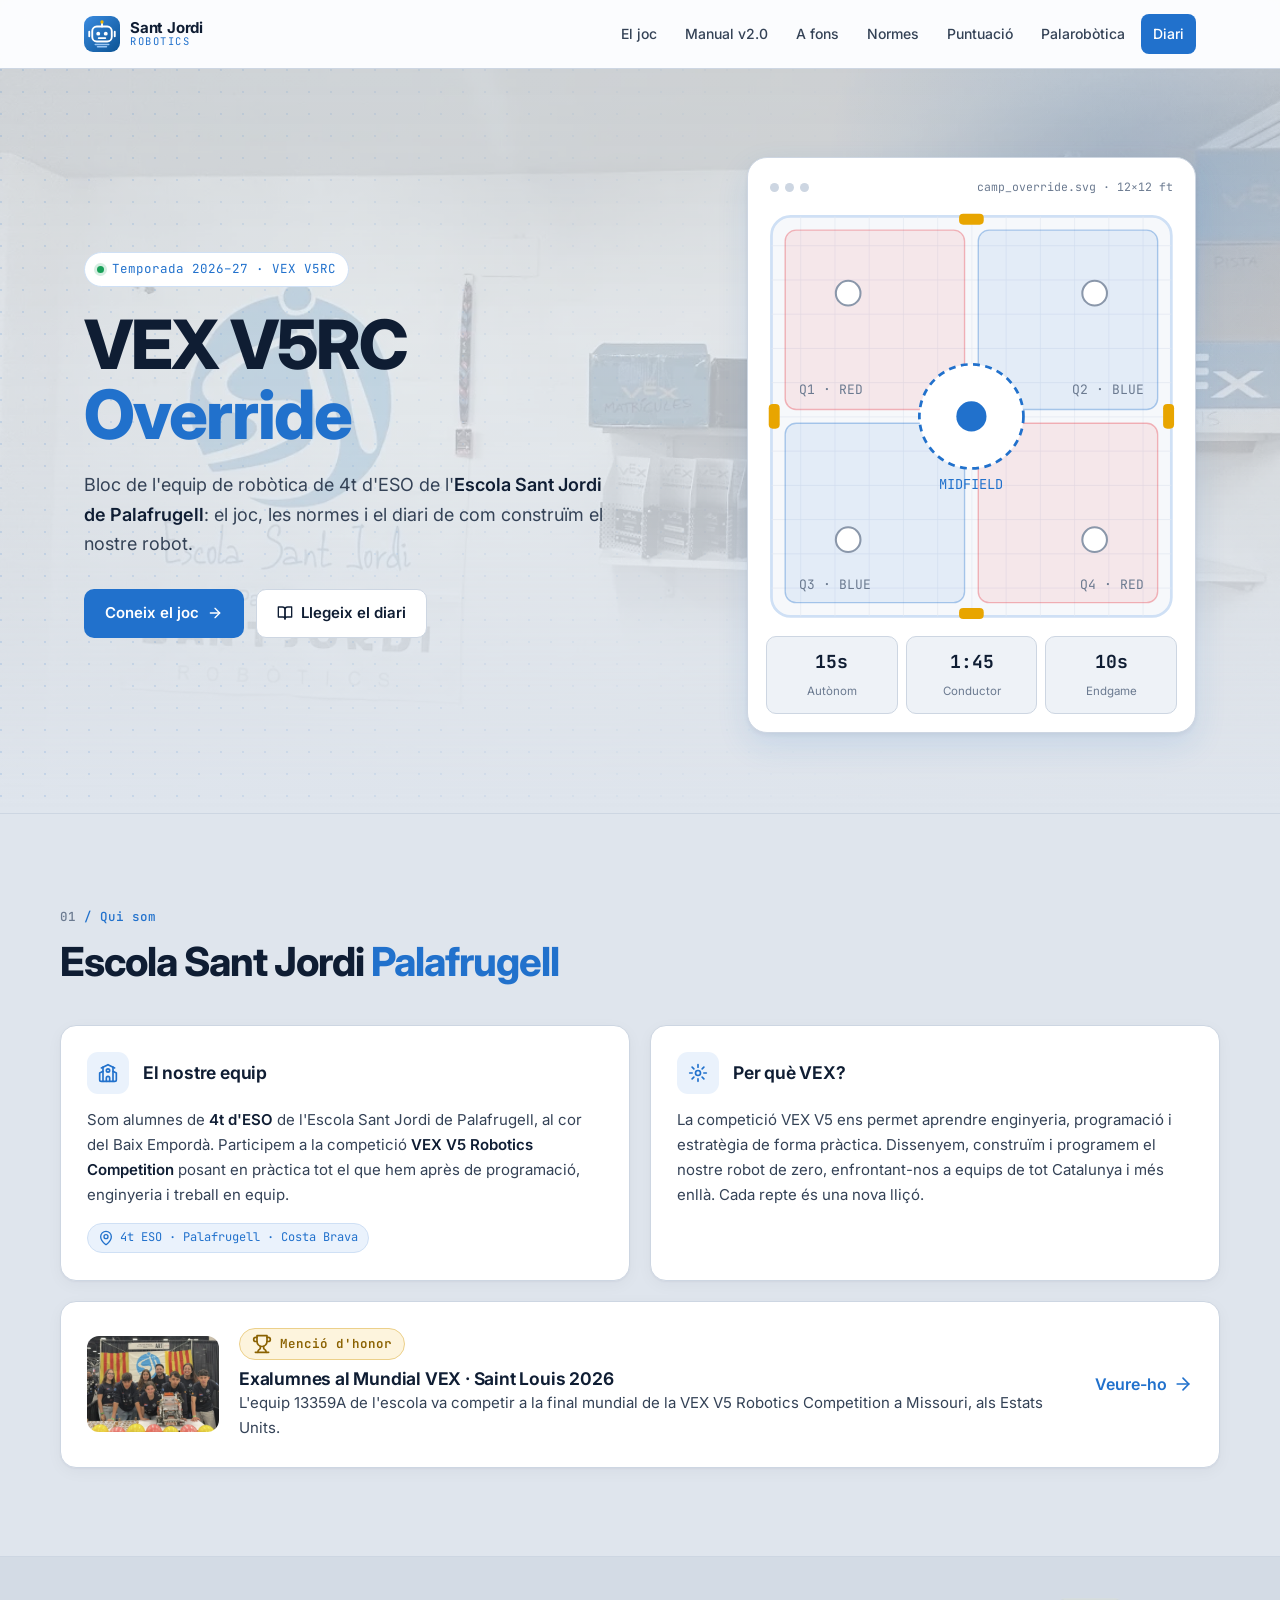
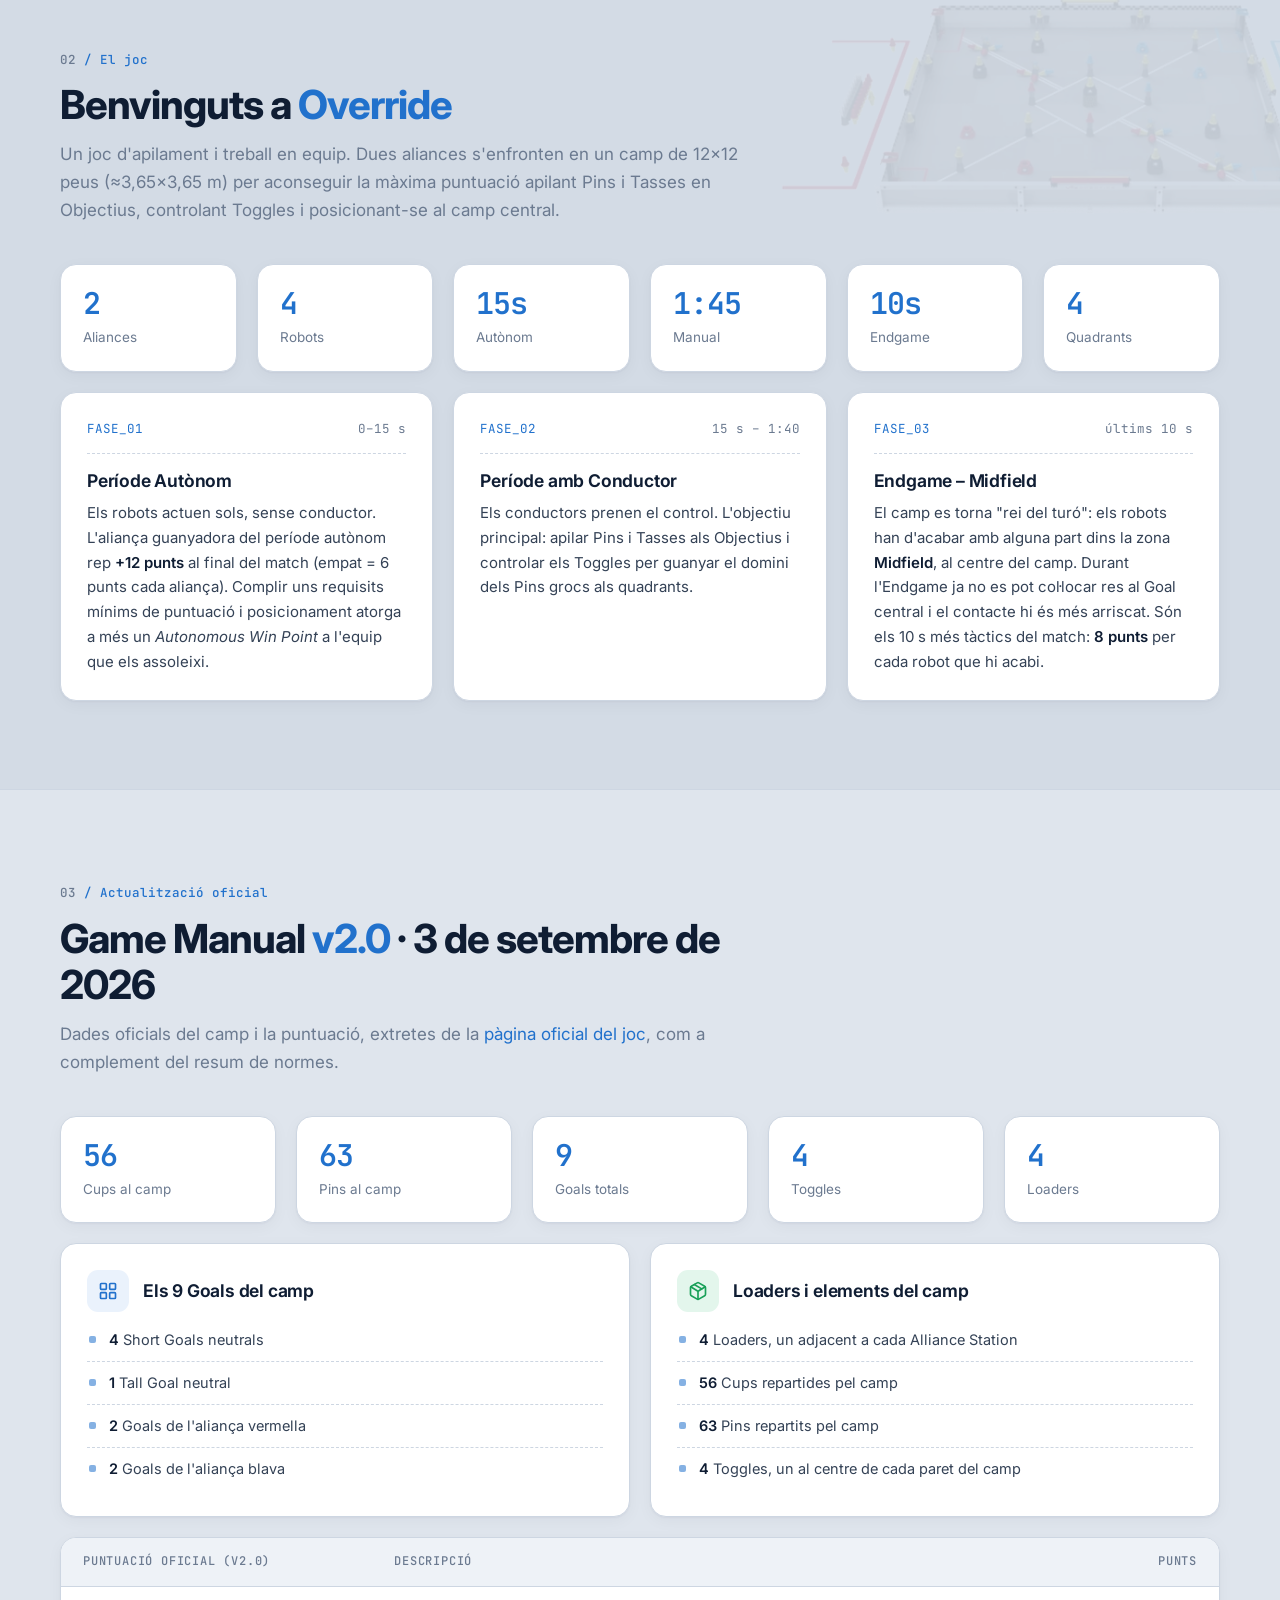
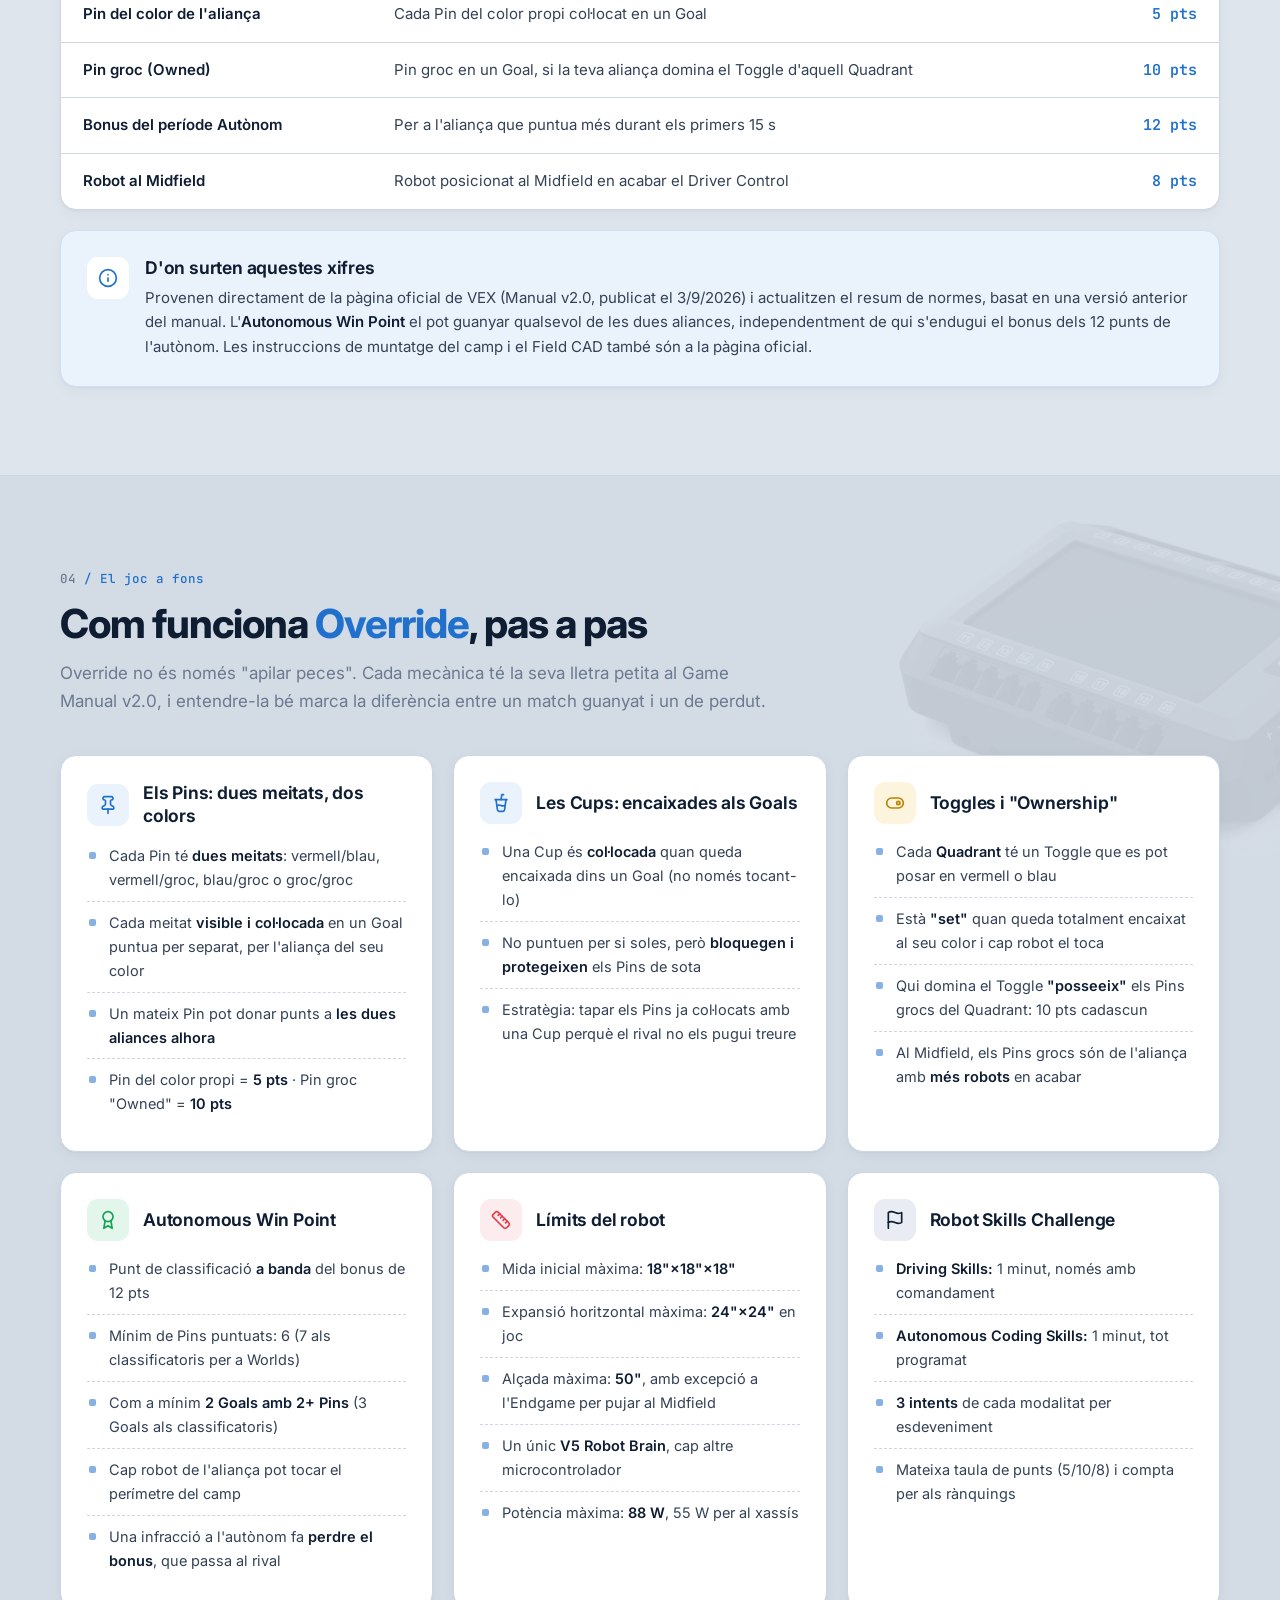
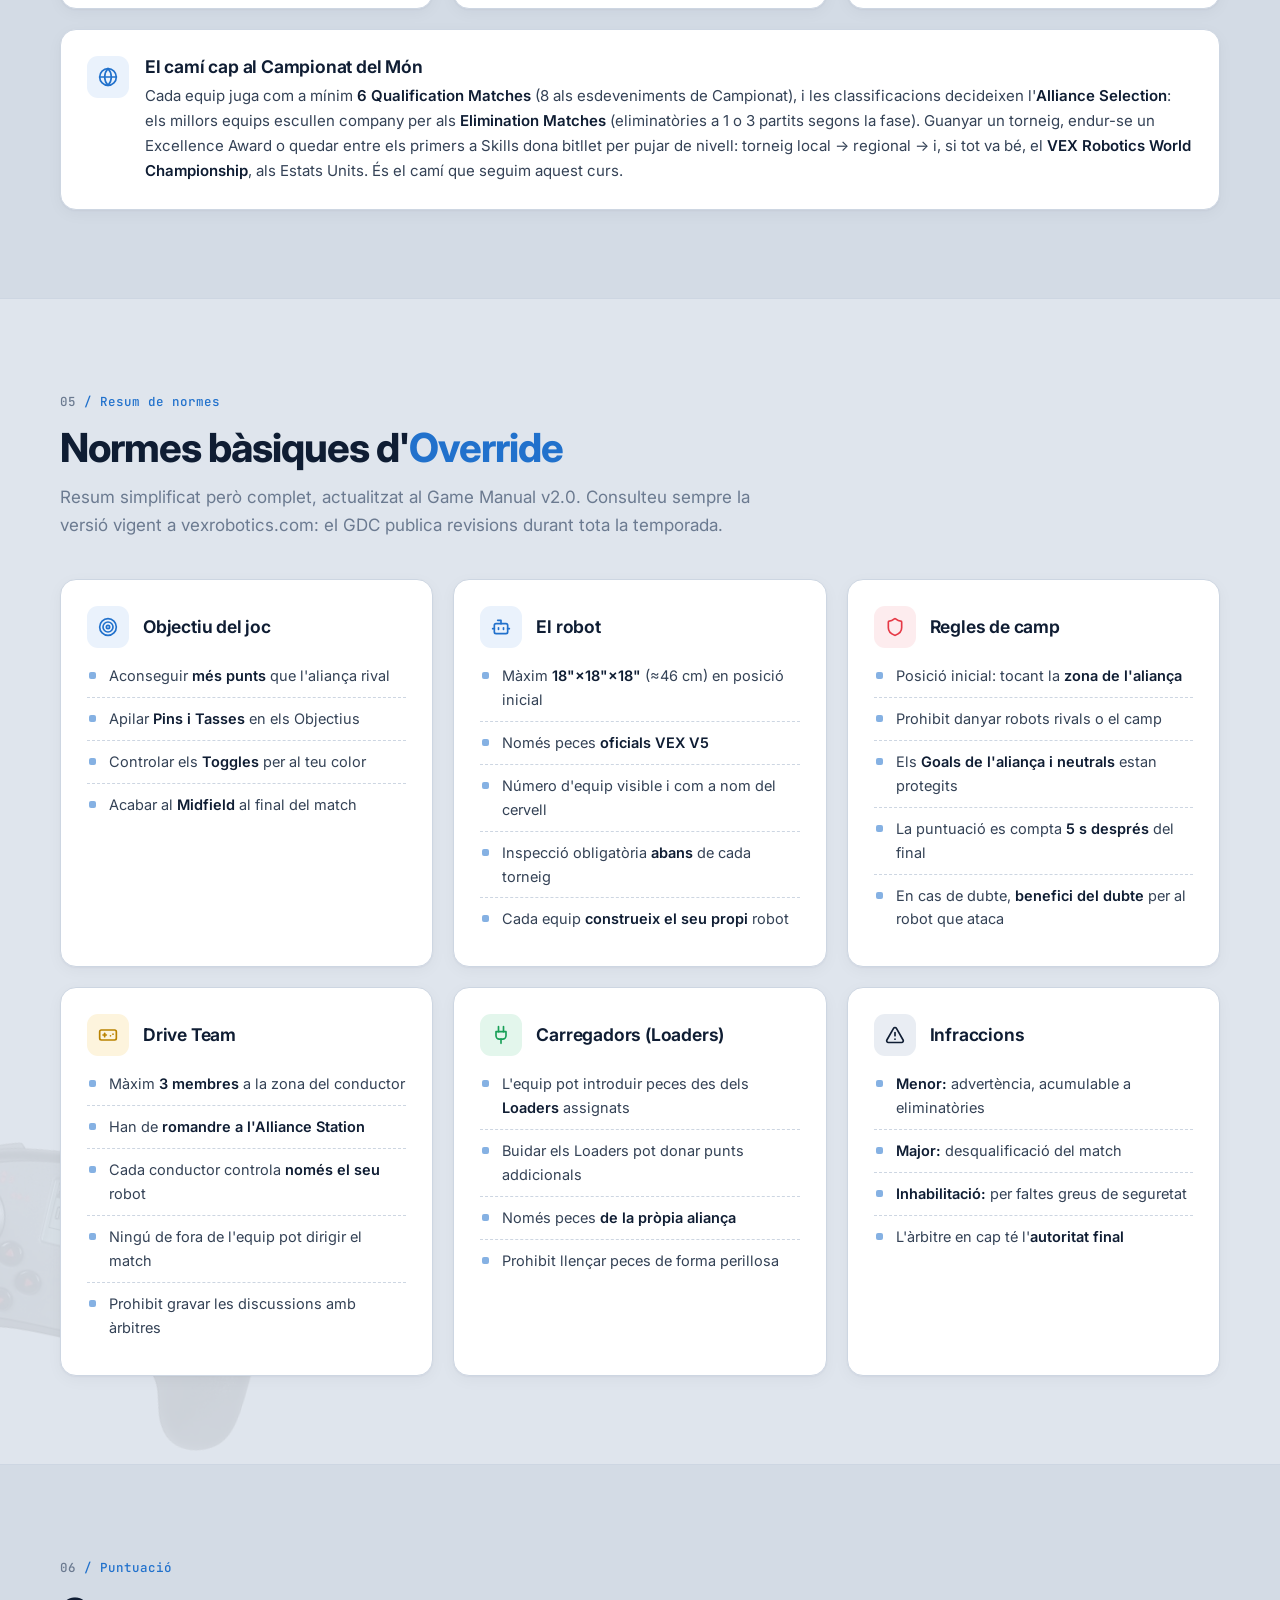
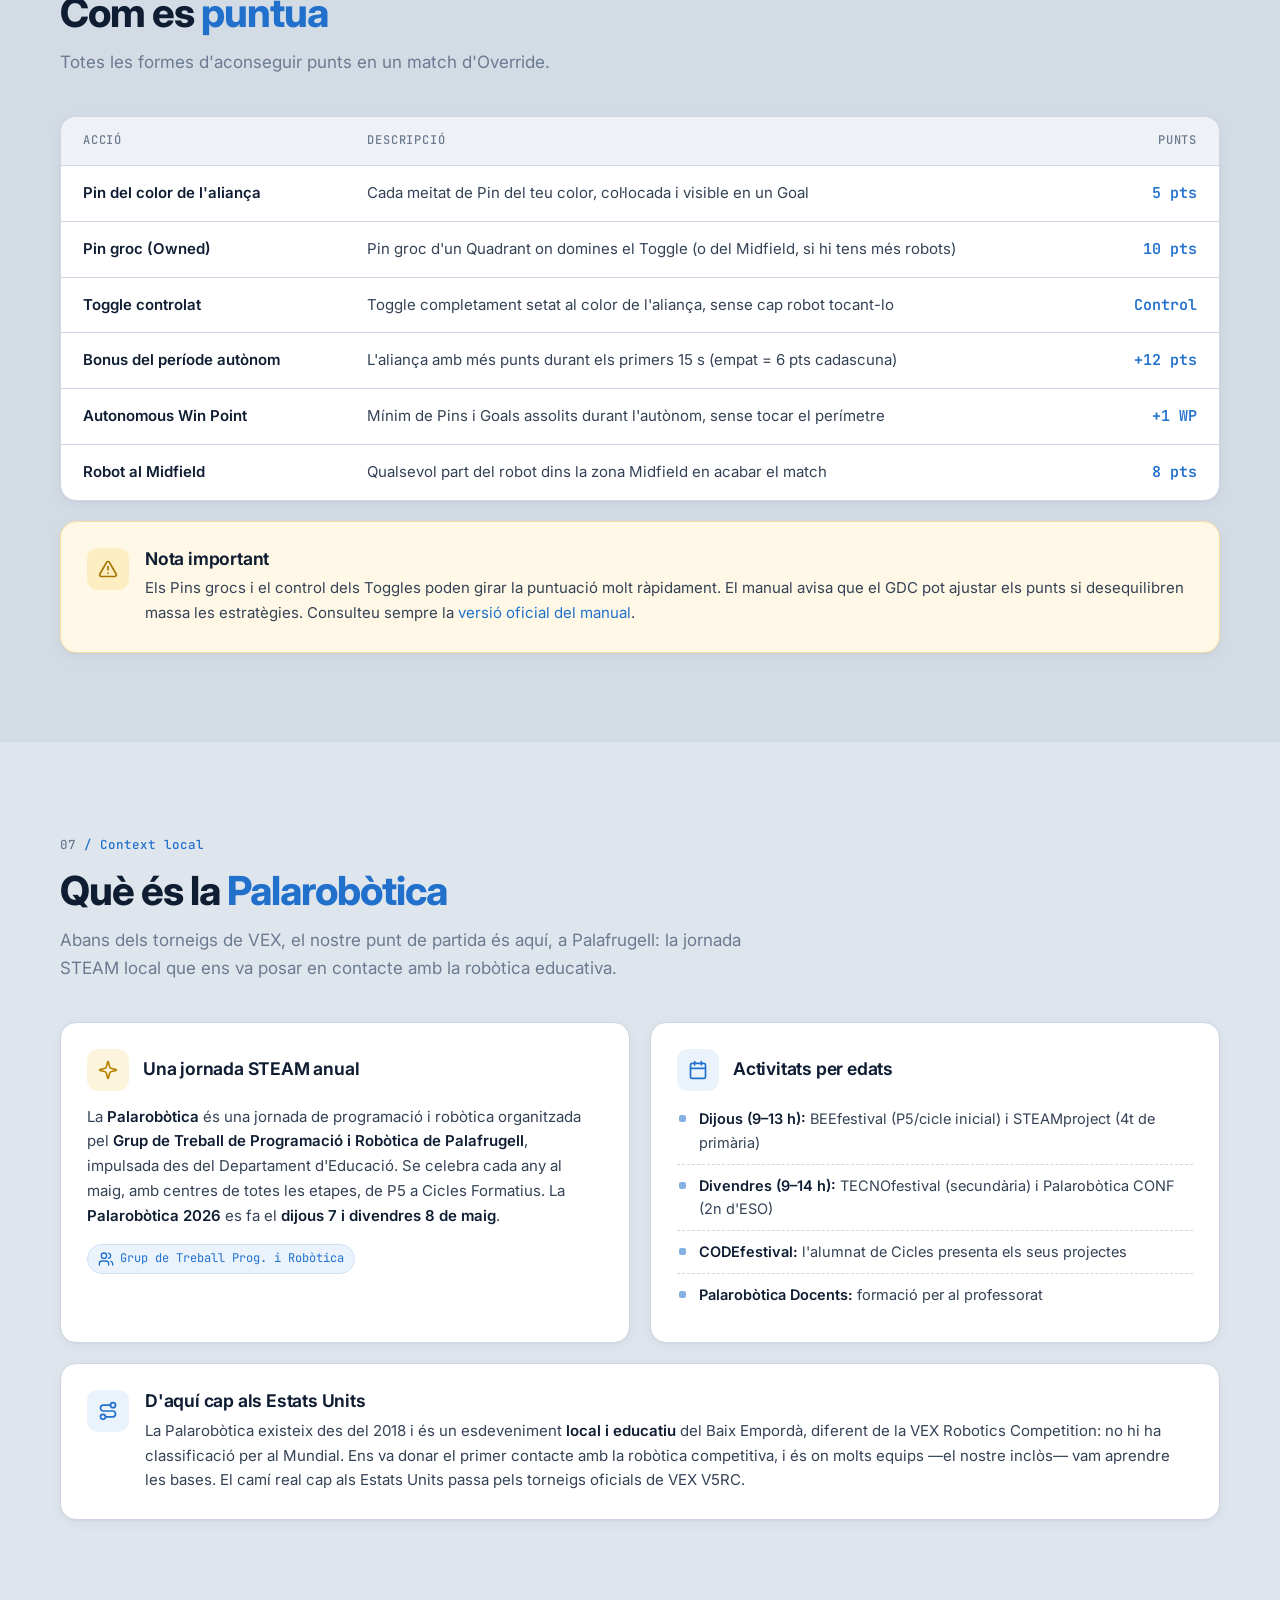
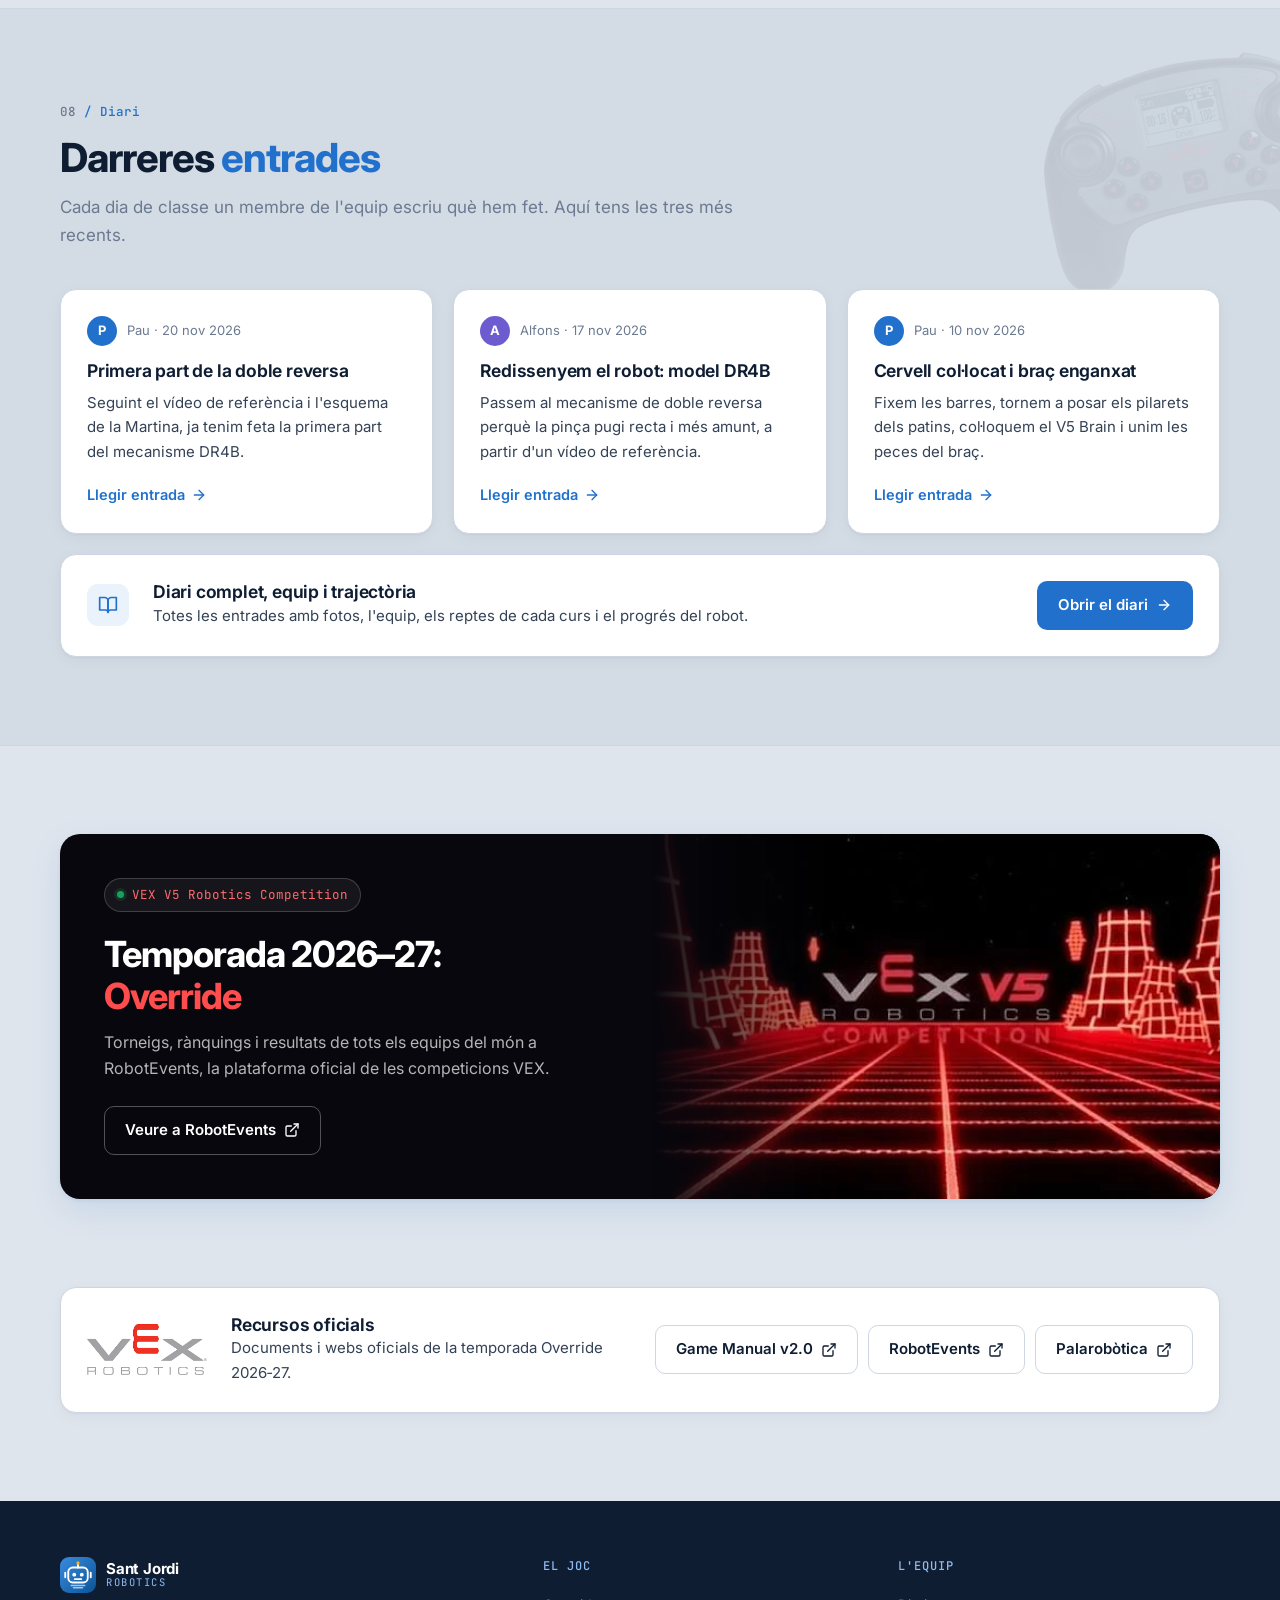
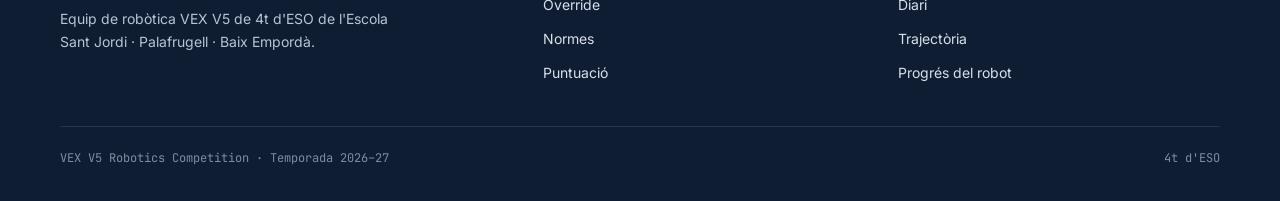
<file: index.html>
<!DOCTYPE html>
<html lang="ca">
<head>
<meta charset="UTF-8">
<meta name="viewport" content="width=device-width, initial-scale=1.0">
<title>Robòtica VEX V5 – Escola Sant Jordi Palafrugell</title>
<meta name="description" content="Bloc de l'equip de robòtica VEX V5 de 4t d'ESO de l'Escola Sant Jordi de Palafrugell: el joc Override, normes, puntuació i el nostre diari.">
<link rel="icon" href="img/logo.svg" type="image/svg+xml">
<link rel="preconnect" href="https://fonts.googleapis.com">
<link rel="preconnect" href="https://fonts.gstatic.com" crossorigin>
<link href="https://fonts.googleapis.com/css2?family=Inter:wght@400;500;600;700;800&family=JetBrains+Mono:wght@400;500;600&display=swap" rel="stylesheet">
<link href="css/main.css" rel="stylesheet">
</head>
<body>

<nav class="nav">
  <div class="nav-inner">
    <a class="brand" href="index.html">
      <img src="img/logo.svg" alt="">
      <span class="brand-text"><b>Sant Jordi</b><small>Robotics</small></span>
    </a>
    <ul class="nav-links">
      <li><a href="#override">El joc</a></li>
      <li><a href="#novetats">Manual v2.0</a></li>
      <li><a href="#aprofundim">A fons</a></li>
      <li><a href="#normes">Normes</a></li>
      <li><a href="#puntuacio">Puntuació</a></li>
      <li><a href="#palarobotica">Palarobòtica</a></li>
      <li><a href="bloc.html" class="nav-cta">Diari</a></li>
    </ul>
  </div>
</nav>

<header class="hero">
  <div class="hero-photo" aria-hidden="true"></div>
  <div class="hero-inner">
    <div>
      <div class="kicker"><span class="live"></span>Temporada 2026–27 · VEX V5RC</div>
      <h1>VEX V5RC<br><span>Override</span></h1>
      <p class="hero-sub">Bloc de l'equip de robòtica de 4t d'ESO de l'<strong>Escola Sant Jordi de Palafrugell</strong>: el joc, les normes i el diari de com construïm el nostre robot.</p>
      <div class="hero-cta">
        <a href="#override" class="btn btn-primary">Coneix el joc <svg class="ico ico-sm"><use href="img/icons.svg#i-arrow"/></svg></a>
        <a href="bloc.html" class="btn btn-ghost"><svg class="ico ico-sm"><use href="img/icons.svg#i-book"/></svg> Llegeix el diari</a>
      </div>
    </div>

    <div class="hero-card" aria-label="Esquema del camp d'Override">
      <div class="hero-card-head">
        <div class="dots"><i></i><i></i><i></i></div>
        <span>camp_override.svg · 12×12 ft</span>
      </div>
      <div class="field">
        <svg viewBox="0 0 300 300" role="img" aria-label="Camp de joc dividit en quatre quadrants, vermells i blaus, amb la zona Midfield al centre">
          <defs>
            <pattern id="tiles" width="25" height="25" patternUnits="userSpaceOnUse">
              <path d="M25 0H0V25" fill="none" stroke="#e2e8f1" stroke-width="1"/>
            </pattern>
          </defs>
          <rect x="4" y="4" width="292" height="292" rx="14" fill="#f6f8fb" stroke="#cfe0f5" stroke-width="2"/>
          <rect x="4" y="4" width="292" height="292" rx="14" fill="url(#tiles)"/>
          <rect x="14" y="14" width="131" height="131" rx="8" fill="#e63946" fill-opacity=".09" stroke="#e63946" stroke-opacity=".35"/>
          <rect x="155" y="14" width="131" height="131" rx="8" fill="#2171cc" fill-opacity=".09" stroke="#2171cc" stroke-opacity=".35"/>
          <rect x="14" y="155" width="131" height="131" rx="8" fill="#2171cc" fill-opacity=".09" stroke="#2171cc" stroke-opacity=".35"/>
          <rect x="155" y="155" width="131" height="131" rx="8" fill="#e63946" fill-opacity=".09" stroke="#e63946" stroke-opacity=".35"/>
          <g fill="#fff" stroke="#8a97aa" stroke-width="1.5">
            <circle cx="60" cy="60" r="9"/><circle cx="240" cy="60" r="9"/><circle cx="60" cy="240" r="9"/><circle cx="240" cy="240" r="9"/>
          </g>
          <g fill="#e8a500"><rect x="141" y="2" width="18" height="8" rx="3"/><rect x="141" y="290" width="18" height="8" rx="3"/><rect x="2" y="141" width="8" height="18" rx="3"/><rect x="290" y="141" width="8" height="18" rx="3"/></g>
          <circle cx="150" cy="150" r="38" fill="#fff" stroke="#2171cc" stroke-width="2" stroke-dasharray="5 4"/>
          <circle cx="150" cy="150" r="11" fill="#2171cc"/>
          <text x="150" y="203" text-anchor="middle" font-family="JetBrains Mono, monospace" font-size="10" fill="#2171cc">MIDFIELD</text>
          <g font-family="JetBrains Mono, monospace" font-size="9.5" fill="#6b7a90">
            <text x="24" y="134">Q1 · RED</text><text x="276" y="134" text-anchor="end">Q2 · BLUE</text>
            <text x="24" y="276">Q3 · BLUE</text><text x="276" y="276" text-anchor="end">Q4 · RED</text>
          </g>
        </svg>
      </div>
      <div class="hero-card-foot">
        <div><b>15s</b><span>Autònom</span></div>
        <div><b>1:45</b><span>Conductor</span></div>
        <div><b>10s</b><span>Endgame</span></div>
      </div>
    </div>
  </div>
</header>

<!-- QUI SOM -->
<section class="section" id="about">
  <div class="container">
    <div class="section-head">
      <div class="eyebrow"><span class="num">01</span>/ Qui som</div>
      <h2>Escola Sant Jordi <span>Palafrugell</span></h2>
    </div>
    <div class="grid grid-2 fade-in">
      <div class="card">
        <div class="card-head"><div class="icon-tile"><svg class="ico"><use href="img/icons.svg#i-school"/></svg></div><h3>El nostre equip</h3></div>
        <p>Som alumnes de <strong>4t d'ESO</strong> de l'Escola Sant Jordi de Palafrugell, al cor del Baix Empordà. Participem a la competició <strong>VEX V5 Robotics Competition</strong> posant en pràctica tot el que hem après de programació, enginyeria i treball en equip.</p>
        <span class="tag"><svg class="ico ico-sm"><use href="img/icons.svg#i-pin"/></svg>4t ESO · Palafrugell · Costa Brava</span>
      </div>
      <div class="card">
        <div class="card-head"><div class="icon-tile"><svg class="ico"><use href="img/icons.svg#i-cog"/></svg></div><h3>Per què VEX?</h3></div>
        <p>La competició VEX V5 ens permet aprendre enginyeria, programació i estratègia de forma pràctica. Dissenyem, construïm i programem el nostre robot de zero, enfrontant-nos a equips de tot Catalunya i més enllà. Cada repte és una nova lliçó.</p>
      </div>
    </div>

    <a class="card hover honor-mini mt fade-in" href="bloc.html#mundial" style="color:inherit;text-decoration:none">
      <img src="img/mundial-2026.webp" alt="L'equip 13359A Sant Jordi Robotics al Mundial VEX 2026" loading="lazy">
      <div class="grow" style="flex:1;min-width:220px">
        <span class="honor-badge" style="margin-bottom:8px"><svg class="ico"><use href="img/icons.svg#i-trophy"/></svg>Menció d'honor</span>
        <h3>Exalumnes al Mundial VEX · Saint Louis 2026</h3>
        <p>L'equip 13359A de l'escola va competir a la final mundial de la VEX V5 Robotics Competition a Missouri, als Estats Units.</p>
      </div>
      <span class="read" style="display:inline-flex;align-items:center;gap:6px;font-weight:600;color:var(--brand)">Veure-ho <svg class="ico"><use href="img/icons.svg#i-arrow"/></svg></span>
    </a>
  </div>
</section>

<!-- EL JOC -->
<section class="section alt has-deco" id="override">
  <img class="deco" src="img/deco/camp-override.webp" alt="" aria-hidden="true" style="width:620px;right:-120px;top:40px">
  <div class="container">
    <div class="section-head">
      <div class="eyebrow"><span class="num">02</span>/ El joc</div>
      <h2>Benvinguts a <span>Override</span></h2>
      <p>Un joc d'apilament i treball en equip. Dues aliances s'enfronten en un camp de 12×12 peus (≈3,65×3,65 m) per aconseguir la màxima puntuació apilant Pins i Tasses en Objectius, controlant Toggles i posicionant-se al camp central.</p>
    </div>

    <div class="grid grid-auto fade-in">
      <div class="card stat"><b>2</b><span>Aliances</span></div>
      <div class="card stat"><b>4</b><span>Robots</span></div>
      <div class="card stat"><b>15s</b><span>Autònom</span></div>
      <div class="card stat"><b>1:45</b><span>Manual</span></div>
      <div class="card stat"><b>10s</b><span>Endgame</span></div>
      <div class="card stat"><b>4</b><span>Quadrants</span></div>
    </div>

    <div class="grid grid-3 mt fade-in">
      <div class="card phase">
        <div class="phase-num">FASE_01 <span>0–15 s</span></div>
        <h3>Període Autònom</h3>
        <p>Els robots actuen sols, sense conductor. L'aliança guanyadora del període autònom rep <strong>+12 punts</strong> al final del match (empat = 6 punts cada aliança). Complir uns requisits mínims de puntuació i posicionament atorga a més un <em>Autonomous Win Point</em> a l'equip que els assoleixi.</p>
      </div>
      <div class="card phase">
        <div class="phase-num">FASE_02 <span>15 s – 1:40</span></div>
        <h3>Període amb Conductor</h3>
        <p>Els conductors prenen el control. L'objectiu principal: apilar Pins i Tasses als Objectius i controlar els Toggles per guanyar el domini dels Pins grocs als quadrants.</p>
      </div>
      <div class="card phase">
        <div class="phase-num">FASE_03 <span>últims 10 s</span></div>
        <h3>Endgame – Midfield</h3>
        <p>El camp es torna "rei del turó": els robots han d'acabar amb alguna part dins la zona <strong>Midfield</strong>, al centre del camp. Durant l'Endgame ja no es pot col·locar res al Goal central i el contacte hi és més arriscat. Són els 10 s més tàctics del match: <strong>8 punts</strong> per cada robot que hi acabi.</p>
      </div>
    </div>
  </div>
</section>

<!-- MANUAL v2.0 -->
<section class="section" id="novetats">
  <div class="container">
    <div class="section-head">
      <div class="eyebrow"><span class="num">03</span>/ Actualització oficial</div>
      <h2>Game Manual <span>v2.0</span> · 3 de setembre de 2026</h2>
      <p>Dades oficials del camp i la puntuació, extretes de la <a href="https://www.vexrobotics.com/v5/competition/vrc-current-game" target="_blank" rel="noopener">pàgina oficial del joc</a>, com a complement del resum de normes.</p>
    </div>

    <div class="grid grid-auto fade-in">
      <div class="card stat"><b>56</b><span>Cups al camp</span></div>
      <div class="card stat"><b>63</b><span>Pins al camp</span></div>
      <div class="card stat"><b>9</b><span>Goals totals</span></div>
      <div class="card stat"><b>4</b><span>Toggles</span></div>
      <div class="card stat"><b>4</b><span>Loaders</span></div>
    </div>

    <div class="grid grid-2 mt fade-in">
      <div class="card">
        <div class="card-head"><div class="icon-tile"><svg class="ico"><use href="img/icons.svg#i-grid"/></svg></div><h3>Els 9 Goals del camp</h3></div>
        <ul class="list">
          <li><strong>4</strong> Short Goals neutrals</li>
          <li><strong>1</strong> Tall Goal neutral</li>
          <li><strong>2</strong> Goals de l'aliança vermella</li>
          <li><strong>2</strong> Goals de l'aliança blava</li>
        </ul>
      </div>
      <div class="card">
        <div class="card-head"><div class="icon-tile green"><svg class="ico"><use href="img/icons.svg#i-package"/></svg></div><h3>Loaders i elements del camp</h3></div>
        <ul class="list">
          <li><strong>4</strong> Loaders, un adjacent a cada Alliance Station</li>
          <li><strong>56</strong> Cups repartides pel camp</li>
          <li><strong>63</strong> Pins repartits pel camp</li>
          <li><strong>4</strong> Toggles, un al centre de cada paret del camp</li>
        </ul>
      </div>
    </div>

    <div class="card table-card mt fade-in">
      <div class="table-wrap">
        <table class="table">
          <thead><tr><th>Puntuació oficial (v2.0)</th><th>Descripció</th><th>Punts</th></tr></thead>
          <tbody>
            <tr><td>Pin del color de l'aliança</td><td>Cada Pin del color propi col·locat en un Goal</td><td class="pts">5 pts</td></tr>
            <tr><td>Pin groc (Owned)</td><td>Pin groc en un Goal, si la teva aliança domina el Toggle d'aquell Quadrant</td><td class="pts">10 pts</td></tr>
            <tr><td>Bonus del període Autònom</td><td>Per a l'aliança que puntua més durant els primers 15 s</td><td class="pts">12 pts</td></tr>
            <tr><td>Robot al Midfield</td><td>Robot posicionat al Midfield en acabar el Driver Control</td><td class="pts">8 pts</td></tr>
          </tbody>
        </table>
      </div>
    </div>

    <div class="card callout info mt fade-in">
      <div class="icon-tile"><svg class="ico"><use href="img/icons.svg#i-info"/></svg></div>
      <div>
        <h3>D'on surten aquestes xifres</h3>
        <p>Provenen directament de la pàgina oficial de VEX (Manual v2.0, publicat el 3/9/2026) i actualitzen el resum de normes, basat en una versió anterior del manual. L'<strong>Autonomous Win Point</strong> el pot guanyar qualsevol de les dues aliances, independentment de qui s'endugui el bonus dels 12 punts de l'autònom. Les instruccions de muntatge del camp i el Field CAD també són a la pàgina oficial.</p>
      </div>
    </div>
  </div>
</section>

<!-- A FONS -->
<section class="section alt has-deco" id="aprofundim">
  <img class="deco" src="img/deco/brain-v5.webp" alt="" aria-hidden="true" style="width:520px;right:-140px;top:30px;transform:rotate(-10deg)">
  <div class="container">
    <div class="section-head">
      <div class="eyebrow"><span class="num">04</span>/ El joc a fons</div>
      <h2>Com funciona <span>Override</span>, pas a pas</h2>
      <p>Override no és només "apilar peces". Cada mecànica té la seva lletra petita al Game Manual v2.0, i entendre-la bé marca la diferència entre un match guanyat i un de perdut.</p>
    </div>

    <div class="grid grid-3 fade-in">
      <div class="card">
        <div class="card-head"><div class="icon-tile"><svg class="ico"><use href="img/icons.svg#i-pushpin"/></svg></div><h3>Els Pins: dues meitats, dos colors</h3></div>
        <ul class="list">
          <li>Cada Pin té <strong>dues meitats</strong>: vermell/blau, vermell/groc, blau/groc o groc/groc</li>
          <li>Cada meitat <strong>visible i col·locada</strong> en un Goal puntua per separat, per l'aliança del seu color</li>
          <li>Un mateix Pin pot donar punts a <strong>les dues aliances alhora</strong></li>
          <li>Pin del color propi = <strong>5 pts</strong> · Pin groc "Owned" = <strong>10 pts</strong></li>
        </ul>
      </div>
      <div class="card">
        <div class="card-head"><div class="icon-tile"><svg class="ico"><use href="img/icons.svg#i-cup"/></svg></div><h3>Les Cups: encaixades als Goals</h3></div>
        <ul class="list">
          <li>Una Cup és <strong>col·locada</strong> quan queda encaixada dins un Goal (no només tocant-lo)</li>
          <li>No puntuen per si soles, però <strong>bloquegen i protegeixen</strong> els Pins de sota</li>
          <li>Estratègia: tapar els Pins ja col·locats amb una Cup perquè el rival no els pugui treure</li>
        </ul>
      </div>
      <div class="card">
        <div class="card-head"><div class="icon-tile gold"><svg class="ico"><use href="img/icons.svg#i-toggle"/></svg></div><h3>Toggles i "Ownership"</h3></div>
        <ul class="list">
          <li>Cada <strong>Quadrant</strong> té un Toggle que es pot posar en vermell o blau</li>
          <li>Està <strong>"set"</strong> quan queda totalment encaixat al seu color i cap robot el toca</li>
          <li>Qui domina el Toggle <strong>"posseeix"</strong> els Pins grocs del Quadrant: 10 pts cadascun</li>
          <li>Al Midfield, els Pins grocs són de l'aliança amb <strong>més robots</strong> en acabar</li>
        </ul>
      </div>
      <div class="card">
        <div class="card-head"><div class="icon-tile green"><svg class="ico"><use href="img/icons.svg#i-award"/></svg></div><h3>Autonomous Win Point</h3></div>
        <ul class="list">
          <li>Punt de classificació <strong>a banda</strong> del bonus de 12 pts</li>
          <li>Mínim de Pins puntuats: 6 (7 als classificatoris per a Worlds)</li>
          <li>Com a mínim <strong>2 Goals amb 2+ Pins</strong> (3 Goals als classificatoris)</li>
          <li>Cap robot de l'aliança pot tocar el perímetre del camp</li>
          <li>Una infracció a l'autònom fa <strong>perdre el bonus</strong>, que passa al rival</li>
        </ul>
      </div>
      <div class="card">
        <div class="card-head"><div class="icon-tile red"><svg class="ico"><use href="img/icons.svg#i-ruler"/></svg></div><h3>Límits del robot</h3></div>
        <ul class="list">
          <li>Mida inicial màxima: <strong>18"×18"×18"</strong></li>
          <li>Expansió horitzontal màxima: <strong>24"×24"</strong> en joc</li>
          <li>Alçada màxima: <strong>50"</strong>, amb excepció a l'Endgame per pujar al Midfield</li>
          <li>Un únic <strong>V5 Robot Brain</strong>, cap altre microcontrolador</li>
          <li>Potència màxima: <strong>88 W</strong>, 55 W per al xassís</li>
        </ul>
      </div>
      <div class="card">
        <div class="card-head"><div class="icon-tile ink"><svg class="ico"><use href="img/icons.svg#i-flag"/></svg></div><h3>Robot Skills Challenge</h3></div>
        <ul class="list">
          <li><strong>Driving Skills:</strong> 1 minut, només amb comandament</li>
          <li><strong>Autonomous Coding Skills:</strong> 1 minut, tot programat</li>
          <li><strong>3 intents</strong> de cada modalitat per esdeveniment</li>
          <li>Mateixa taula de punts (5/10/8) i compta per als rànquings</li>
        </ul>
      </div>
    </div>

    <div class="card callout mt fade-in">
      <div class="icon-tile"><svg class="ico"><use href="img/icons.svg#i-globe"/></svg></div>
      <div>
        <h3>El camí cap al Campionat del Món</h3>
        <p>Cada equip juga com a mínim <strong>6 Qualification Matches</strong> (8 als esdeveniments de Campionat), i les classificacions decideixen l'<strong>Alliance Selection</strong>: els millors equips escullen company per als <strong>Elimination Matches</strong> (eliminatòries a 1 o 3 partits segons la fase). Guanyar un torneig, endur-se un Excellence Award o quedar entre els primers a Skills dona bitllet per pujar de nivell: torneig local → regional → i, si tot va bé, el <strong>VEX Robotics World Championship</strong>, als Estats Units. És el camí que seguim aquest curs.</p>
      </div>
    </div>
  </div>
</section>

<!-- NORMES -->
<section class="section has-deco" id="normes">
  <img class="deco" src="img/deco/mando-v5.webp" alt="" aria-hidden="true" style="width:380px;left:-110px;bottom:40px;transform:rotate(14deg)">
  <div class="container">
    <div class="section-head">
      <div class="eyebrow"><span class="num">05</span>/ Resum de normes</div>
      <h2>Normes bàsiques d'<span>Override</span></h2>
      <p>Resum simplificat però complet, actualitzat al Game Manual v2.0. Consulteu sempre la versió vigent a vexrobotics.com: el GDC publica revisions durant tota la temporada.</p>
    </div>

    <div class="grid grid-3 fade-in">
      <div class="card">
        <div class="card-head"><div class="icon-tile"><svg class="ico"><use href="img/icons.svg#i-target"/></svg></div><h3>Objectiu del joc</h3></div>
        <ul class="list">
          <li>Aconseguir <strong>més punts</strong> que l'aliança rival</li>
          <li>Apilar <strong>Pins i Tasses</strong> en els Objectius</li>
          <li>Controlar els <strong>Toggles</strong> per al teu color</li>
          <li>Acabar al <strong>Midfield</strong> al final del match</li>
        </ul>
      </div>
      <div class="card">
        <div class="card-head"><div class="icon-tile"><svg class="ico"><use href="img/icons.svg#i-bot"/></svg></div><h3>El robot</h3></div>
        <ul class="list">
          <li>Màxim <strong>18"×18"×18"</strong> (≈46 cm) en posició inicial</li>
          <li>Només peces <strong>oficials VEX V5</strong></li>
          <li>Número d'equip visible i com a nom del cervell</li>
          <li>Inspecció obligatòria <strong>abans</strong> de cada torneig</li>
          <li>Cada equip <strong>construeix el seu propi</strong> robot</li>
        </ul>
      </div>
      <div class="card">
        <div class="card-head"><div class="icon-tile red"><svg class="ico"><use href="img/icons.svg#i-shield"/></svg></div><h3>Regles de camp</h3></div>
        <ul class="list">
          <li>Posició inicial: tocant la <strong>zona de l'aliança</strong></li>
          <li>Prohibit danyar robots rivals o el camp</li>
          <li>Els <strong>Goals de l'aliança i neutrals</strong> estan protegits</li>
          <li>La puntuació es compta <strong>5 s després</strong> del final</li>
          <li>En cas de dubte, <strong>benefici del dubte</strong> per al robot que ataca</li>
        </ul>
      </div>
      <div class="card">
        <div class="card-head"><div class="icon-tile gold"><svg class="ico"><use href="img/icons.svg#i-gamepad"/></svg></div><h3>Drive Team</h3></div>
        <ul class="list">
          <li>Màxim <strong>3 membres</strong> a la zona del conductor</li>
          <li>Han de <strong>romandre a l'Alliance Station</strong></li>
          <li>Cada conductor controla <strong>només el seu</strong> robot</li>
          <li>Ningú de fora de l'equip pot dirigir el match</li>
          <li>Prohibit gravar les discussions amb àrbitres</li>
        </ul>
      </div>
      <div class="card">
        <div class="card-head"><div class="icon-tile green"><svg class="ico"><use href="img/icons.svg#i-plug"/></svg></div><h3>Carregadors (Loaders)</h3></div>
        <ul class="list">
          <li>L'equip pot introduir peces des dels <strong>Loaders</strong> assignats</li>
          <li>Buidar els Loaders pot donar punts addicionals</li>
          <li>Només peces <strong>de la pròpia aliança</strong></li>
          <li>Prohibit llençar peces de forma perillosa</li>
        </ul>
      </div>
      <div class="card">
        <div class="card-head"><div class="icon-tile ink"><svg class="ico"><use href="img/icons.svg#i-alert"/></svg></div><h3>Infraccions</h3></div>
        <ul class="list">
          <li><strong>Menor:</strong> advertència, acumulable a eliminatòries</li>
          <li><strong>Major:</strong> desqualificació del match</li>
          <li><strong>Inhabilitació:</strong> per faltes greus de seguretat</li>
          <li>L'àrbitre en cap té l'<strong>autoritat final</strong></li>
        </ul>
      </div>
    </div>
  </div>
</section>

<!-- PUNTUACIÓ -->
<section class="section alt" id="puntuacio">
  <div class="container">
    <div class="section-head">
      <div class="eyebrow"><span class="num">06</span>/ Puntuació</div>
      <h2>Com es <span>puntua</span></h2>
      <p>Totes les formes d'aconseguir punts en un match d'Override.</p>
    </div>

    <div class="card table-card fade-in">
      <div class="table-wrap">
        <table class="table">
          <thead><tr><th>Acció</th><th>Descripció</th><th>Punts</th></tr></thead>
          <tbody>
            <tr><td>Pin del color de l'aliança</td><td>Cada meitat de Pin del teu color, col·locada i visible en un Goal</td><td class="pts">5 pts</td></tr>
            <tr><td>Pin groc (Owned)</td><td>Pin groc d'un Quadrant on domines el Toggle (o del Midfield, si hi tens més robots)</td><td class="pts">10 pts</td></tr>
            <tr><td>Toggle controlat</td><td>Toggle completament setat al color de l'aliança, sense cap robot tocant-lo</td><td class="pts">Control</td></tr>
            <tr><td>Bonus del període autònom</td><td>L'aliança amb més punts durant els primers 15 s (empat = 6 pts cadascuna)</td><td class="pts">+12 pts</td></tr>
            <tr><td>Autonomous Win Point</td><td>Mínim de Pins i Goals assolits durant l'autònom, sense tocar el perímetre</td><td class="pts">+1 WP</td></tr>
            <tr><td>Robot al Midfield</td><td>Qualsevol part del robot dins la zona Midfield en acabar el match</td><td class="pts">8 pts</td></tr>
          </tbody>
        </table>
      </div>
    </div>

    <div class="card callout warn mt fade-in">
      <div class="icon-tile"><svg class="ico"><use href="img/icons.svg#i-alert"/></svg></div>
      <div>
        <h3>Nota important</h3>
        <p>Els Pins grocs i el control dels Toggles poden girar la puntuació molt ràpidament. El manual avisa que el GDC pot ajustar els punts si desequilibren massa les estratègies. Consulteu sempre la <a href="https://www.vexrobotics.com/v5/competition/vrc-current-game" target="_blank" rel="noopener">versió oficial del manual</a>.</p>
      </div>
    </div>
  </div>
</section>

<!-- PALAROBÒTICA -->
<section class="section" id="palarobotica">
  <div class="container">
    <div class="section-head">
      <div class="eyebrow"><span class="num">07</span>/ Context local</div>
      <h2>Què és la <span>Palarobòtica</span></h2>
      <p>Abans dels torneigs de VEX, el nostre punt de partida és aquí, a Palafrugell: la jornada STEAM local que ens va posar en contacte amb la robòtica educativa.</p>
    </div>

    <div class="grid grid-2 fade-in">
      <div class="card">
        <div class="card-head"><div class="icon-tile gold"><svg class="ico"><use href="img/icons.svg#i-sparkles"/></svg></div><h3>Una jornada STEAM anual</h3></div>
        <p>La <strong>Palarobòtica</strong> és una jornada de programació i robòtica organitzada pel <strong>Grup de Treball de Programació i Robòtica de Palafrugell</strong>, impulsada des del Departament d'Educació. Se celebra cada any al maig, amb centres de totes les etapes, de P5 a Cicles Formatius. La <strong>Palarobòtica 2026</strong> es fa el <strong>dijous 7 i divendres 8 de maig</strong>.</p>
        <span class="tag"><svg class="ico ico-sm"><use href="img/icons.svg#i-users"/></svg>Grup de Treball Prog. i Robòtica</span>
      </div>
      <div class="card">
        <div class="card-head"><div class="icon-tile"><svg class="ico"><use href="img/icons.svg#i-calendar"/></svg></div><h3>Activitats per edats</h3></div>
        <ul class="list">
          <li><strong>Dijous (9–13 h):</strong> BEEfestival (P5/cicle inicial) i STEAMproject (4t de primària)</li>
          <li><strong>Divendres (9–14 h):</strong> TECNOfestival (secundària) i Palarobòtica CONF (2n d'ESO)</li>
          <li><strong>CODEfestival:</strong> l'alumnat de Cicles presenta els seus projectes</li>
          <li><strong>Palarobòtica Docents:</strong> formació per al professorat</li>
        </ul>
      </div>
    </div>

    <div class="card callout mt fade-in">
      <div class="icon-tile"><svg class="ico"><use href="img/icons.svg#i-route"/></svg></div>
      <div>
        <h3>D'aquí cap als Estats Units</h3>
        <p>La Palarobòtica existeix des del 2018 i és un esdeveniment <strong>local i educatiu</strong> del Baix Empordà, diferent de la VEX Robotics Competition: no hi ha classificació per al Mundial. Ens va donar el primer contacte amb la robòtica competitiva, i és on molts equips —el nostre inclòs— vam aprendre les bases. El camí real cap als Estats Units passa pels torneigs oficials de VEX V5RC.</p>
      </div>
    </div>
  </div>
</section>

<!-- DARRERES ENTRADES -->
<section class="section alt has-deco" id="entrades">
  <img class="deco" src="img/deco/mando-v5.webp" alt="" aria-hidden="true" style="width:300px;right:-60px;top:50px;transform:rotate(-12deg)">
  <div class="container">
    <div class="section-head">
      <div class="eyebrow"><span class="num">08</span>/ Diari</div>
      <h2>Darreres <span>entrades</span></h2>
      <p>Cada dia de classe un membre de l'equip escriu què hem fet. Aquí tens les tres més recents.</p>
    </div>

    <div class="grid grid-3 fade-in">
      <article class="card hover post">
        <div class="post-meta"><span class="avatar av-pau">P</span>Pau · 20 nov 2026</div>
        <h3>Primera part de la doble reversa</h3>
        <p>Seguint el vídeo de referència i l'esquema de la Martina, ja tenim feta la primera part del mecanisme DR4B.</p>
        <a class="read" href="bloc.html#d-2026-11-20">Llegir entrada <svg class="ico ico-sm"><use href="img/icons.svg#i-arrow"/></svg></a>
      </article>
      <article class="card hover post">
        <div class="post-meta"><span class="avatar av-alfons">A</span>Alfons · 17 nov 2026</div>
        <h3>Redissenyem el robot: model DR4B</h3>
        <p>Passem al mecanisme de doble reversa perquè la pinça pugi recta i més amunt, a partir d'un vídeo de referència.</p>
        <a class="read" href="bloc.html#d-2026-11-17">Llegir entrada <svg class="ico ico-sm"><use href="img/icons.svg#i-arrow"/></svg></a>
      </article>
      <article class="card hover post">
        <div class="post-meta"><span class="avatar av-pau">P</span>Pau · 10 nov 2026</div>
        <h3>Cervell col·locat i braç enganxat</h3>
        <p>Fixem les barres, tornem a posar els pilarets dels patins, col·loquem el V5 Brain i unim les peces del braç.</p>
        <a class="read" href="bloc.html#d-2026-11-10">Llegir entrada <svg class="ico ico-sm"><use href="img/icons.svg#i-arrow"/></svg></a>
      </article>
    </div>

    <div class="card links-card mt fade-in">
      <div class="icon-tile"><svg class="ico"><use href="img/icons.svg#i-book"/></svg></div>
      <div class="grow">
        <h3>Diari complet, equip i trajectòria</h3>
        <p>Totes les entrades amb fotos, l'equip, els reptes de cada curs i el progrés del robot.</p>
      </div>
      <a href="bloc.html" class="btn btn-primary">Obrir el diari <svg class="ico ico-sm"><use href="img/icons.svg#i-arrow"/></svg></a>
    </div>
  </div>
</section>

<!-- BANNER VEX -->
<section class="section" id="vex">
  <div class="container">
    <div class="banner fade-in">
      <div class="banner-text">
        <div class="kicker"><span class="live"></span>VEX V5 Robotics Competition</div>
        <h2>Temporada 2026–27:<br><span>Override</span></h2>
        <p>Torneigs, rànquings i resultats de tots els equips del món a RobotEvents, la plataforma oficial de les competicions VEX.</p>
        <a href="https://www.robotevents.com" target="_blank" rel="noopener" class="btn btn-ghost">Veure a RobotEvents <svg class="ico ico-sm"><use href="img/icons.svg#i-external"/></svg></a>
      </div>
      <div class="banner-img"><img src="img/deco/vex-v5-grid.webp" alt="Logotip de la VEX V5 Robotics Competition sobre una graella vermella" loading="lazy"></div>
    </div>
  </div>
</section>

<!-- RECURSOS -->
<section class="section" id="recursos">
  <div class="container">
    <div class="card links-card fade-in">
      <img class="vex-logo" src="img/deco/vex-logo.webp" alt="VEX Robotics">
      <div class="grow">
        <h3>Recursos oficials</h3>
        <p>Documents i webs oficials de la temporada Override 2026‑27.</p>
      </div>
      <div class="btns">
        <a href="https://www.vexrobotics.com/v5/competition/vrc-current-game" target="_blank" rel="noopener" class="btn btn-ghost">Game Manual v2.0 <svg class="ico ico-sm"><use href="img/icons.svg#i-external"/></svg></a>
        <a href="https://www.robotevents.com" target="_blank" rel="noopener" class="btn btn-ghost">RobotEvents <svg class="ico ico-sm"><use href="img/icons.svg#i-external"/></svg></a>
        <a href="https://sites.google.com/xtec.cat/palarobtica/inici" target="_blank" rel="noopener" class="btn btn-ghost">Palarobòtica <svg class="ico ico-sm"><use href="img/icons.svg#i-external"/></svg></a>
      </div>
    </div>
  </div>
</section>

<footer class="footer">
  <div class="footer-inner">
    <div>
      <a class="brand" href="index.html"><img src="img/logo.svg" alt=""><span class="brand-text"><b>Sant Jordi</b><small>Robotics</small></span></a>
      <p>Equip de robòtica VEX V5 de 4t d'ESO de l'Escola Sant Jordi · Palafrugell · Baix Empordà.</p>
    </div>
    <div>
      <h4>El joc</h4>
      <ul>
        <li><a href="#override">Override</a></li>
        <li><a href="#normes">Normes</a></li>
        <li><a href="#puntuacio">Puntuació</a></li>
      </ul>
    </div>
    <div>
      <h4>L'equip</h4>
      <ul>
        <li><a href="bloc.html#diari">Diari</a></li>
        <li><a href="bloc.html#reptes">Trajectòria</a></li>
        <li><a href="bloc.html#progres">Progrés del robot</a></li>
      </ul>
    </div>
  </div>
  <div class="footer-bottom"><span>VEX V5 Robotics Competition · Temporada 2026–27</span><span>4t d'ESO</span></div>
</footer>

<script>
  const io = new IntersectionObserver(es => es.forEach(e => { if (e.isIntersecting) { e.target.classList.add('visible'); io.unobserve(e.target); } }), { threshold: 0.08 });
  document.querySelectorAll('.fade-in').forEach(el => io.observe(el));
</script>
</body>
</html>
</file>
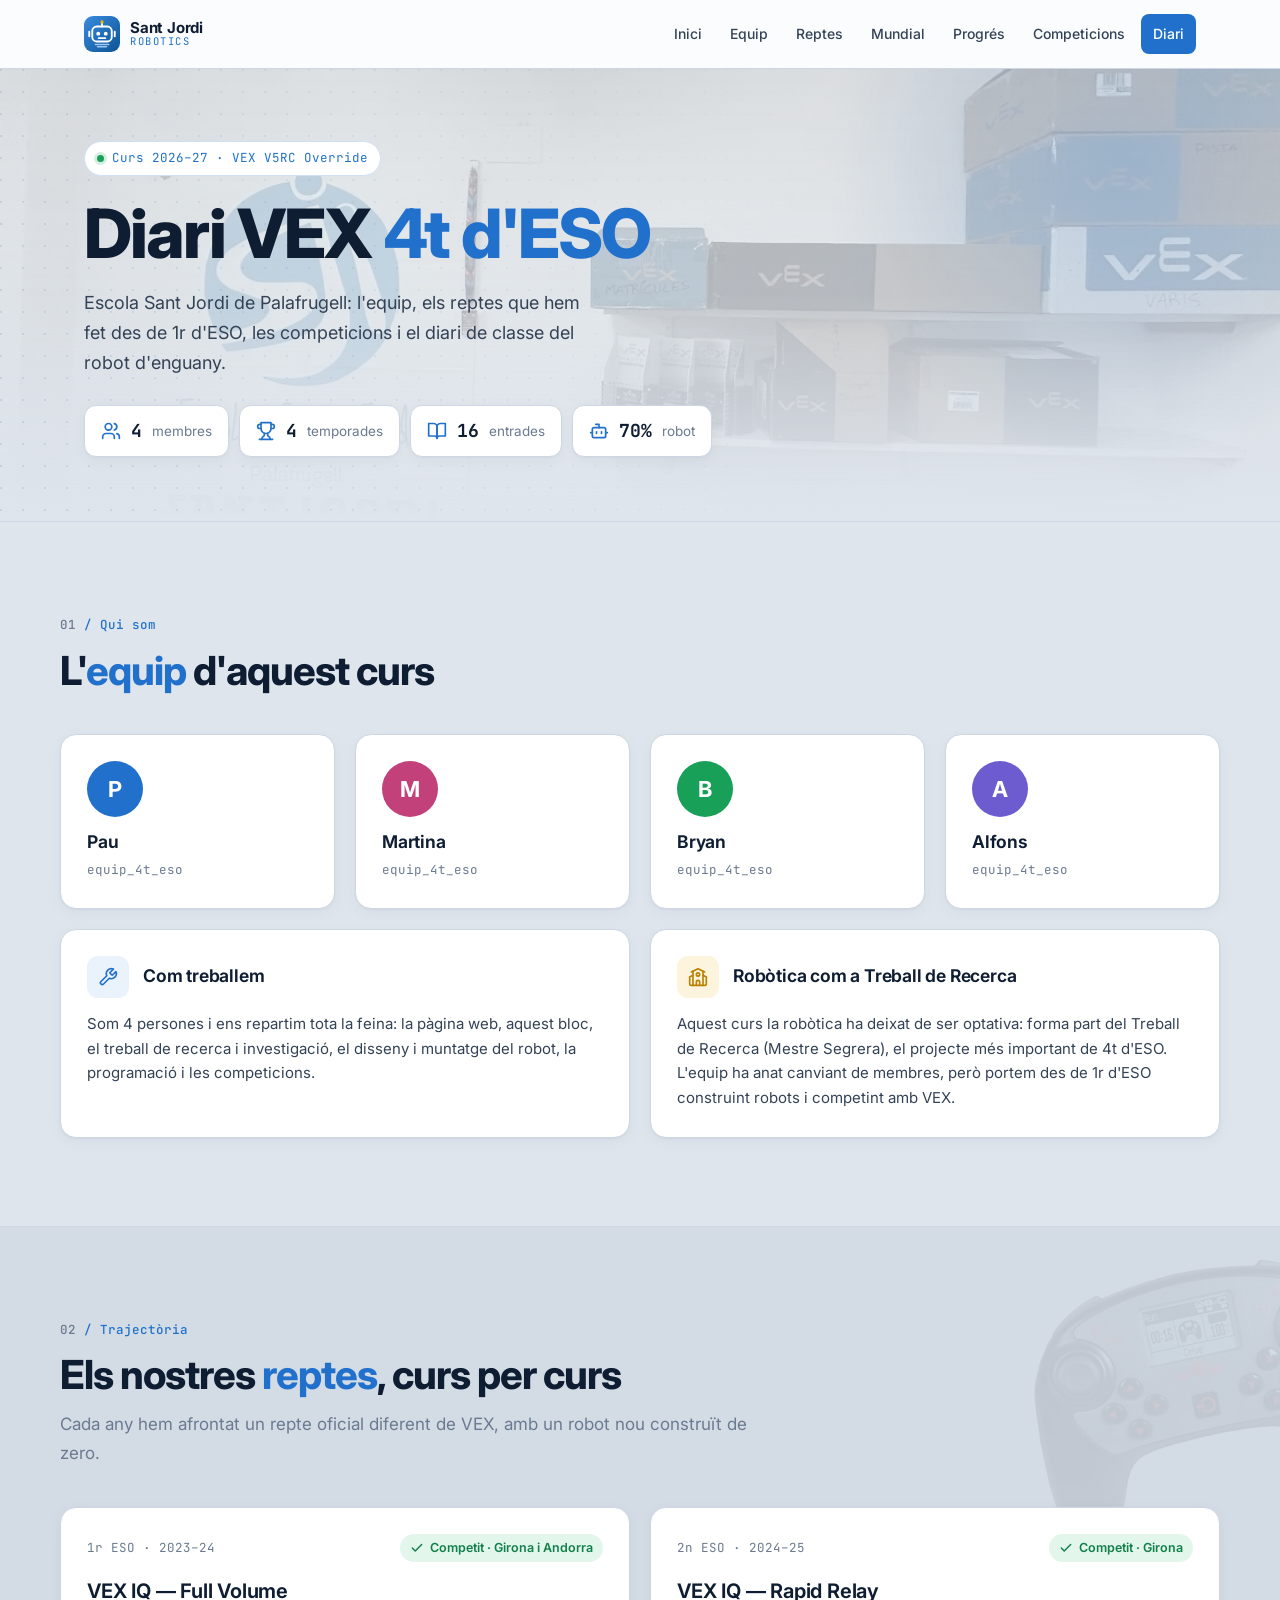
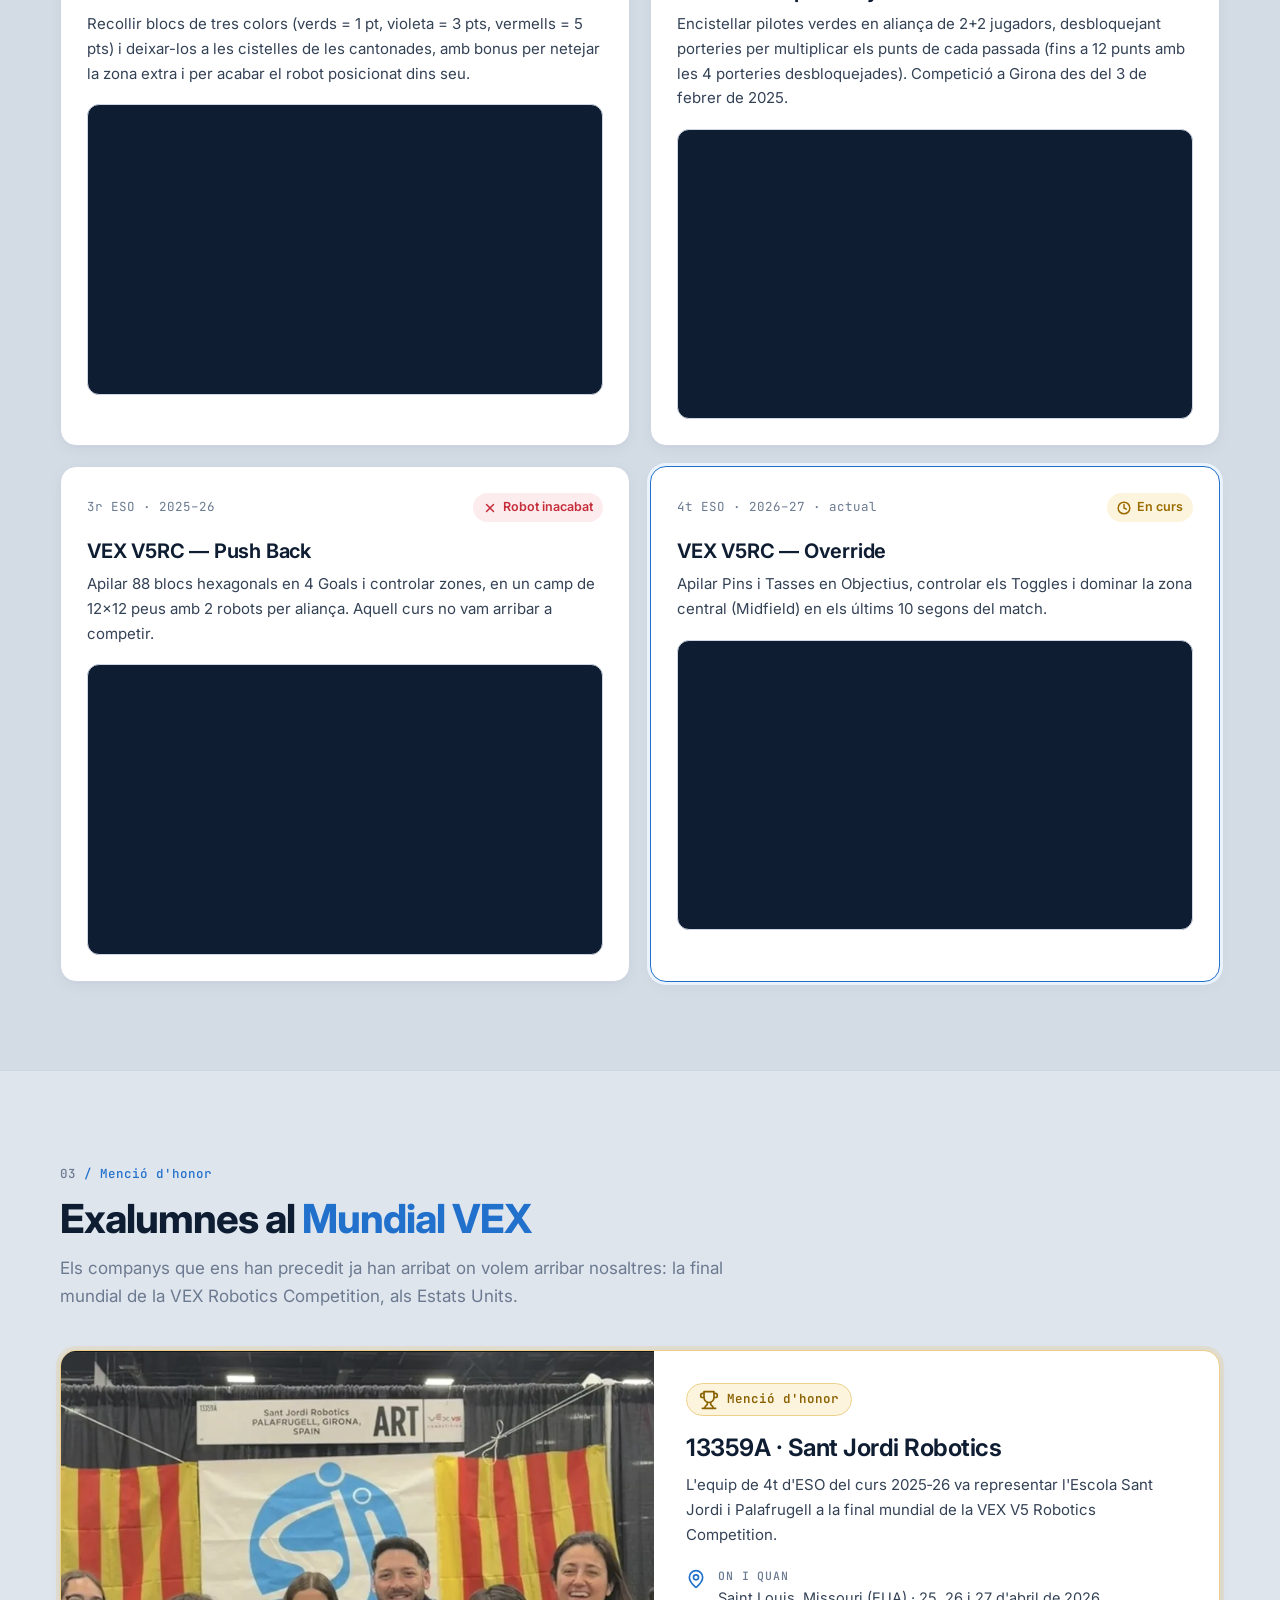
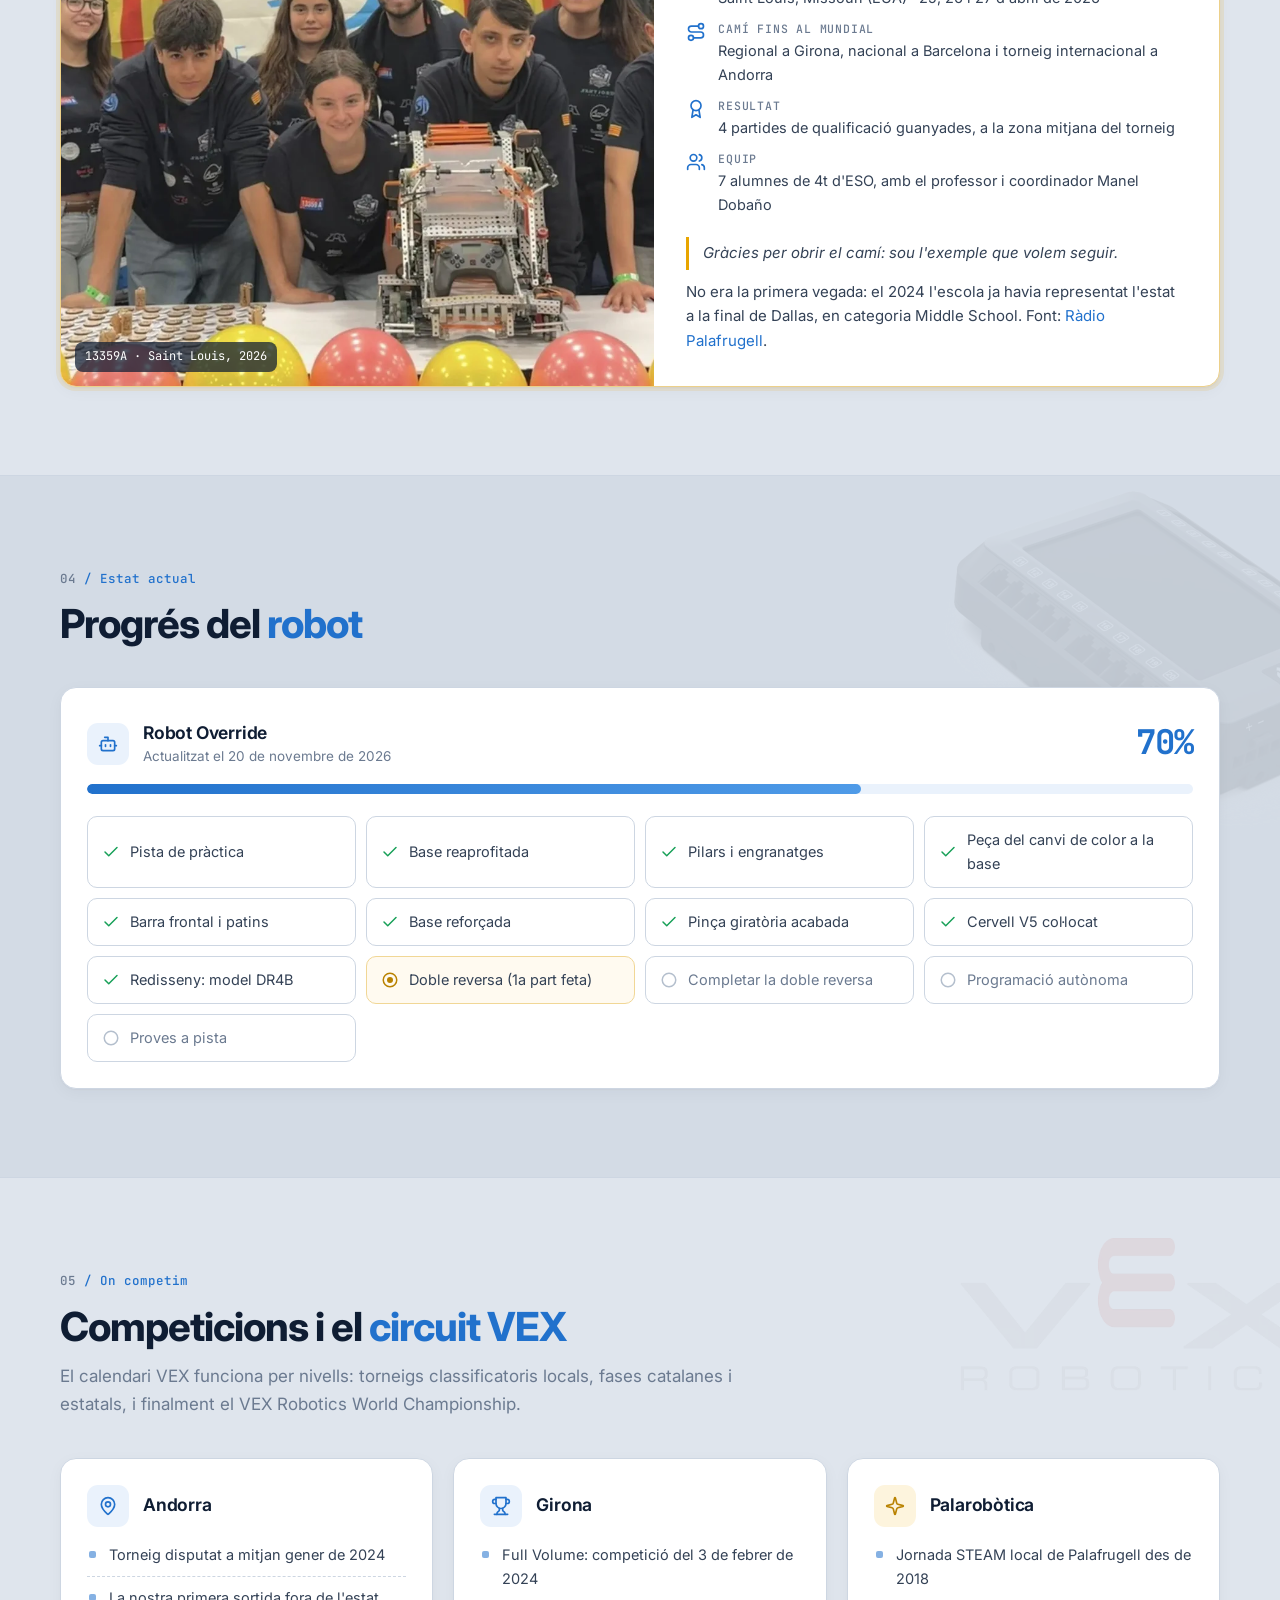
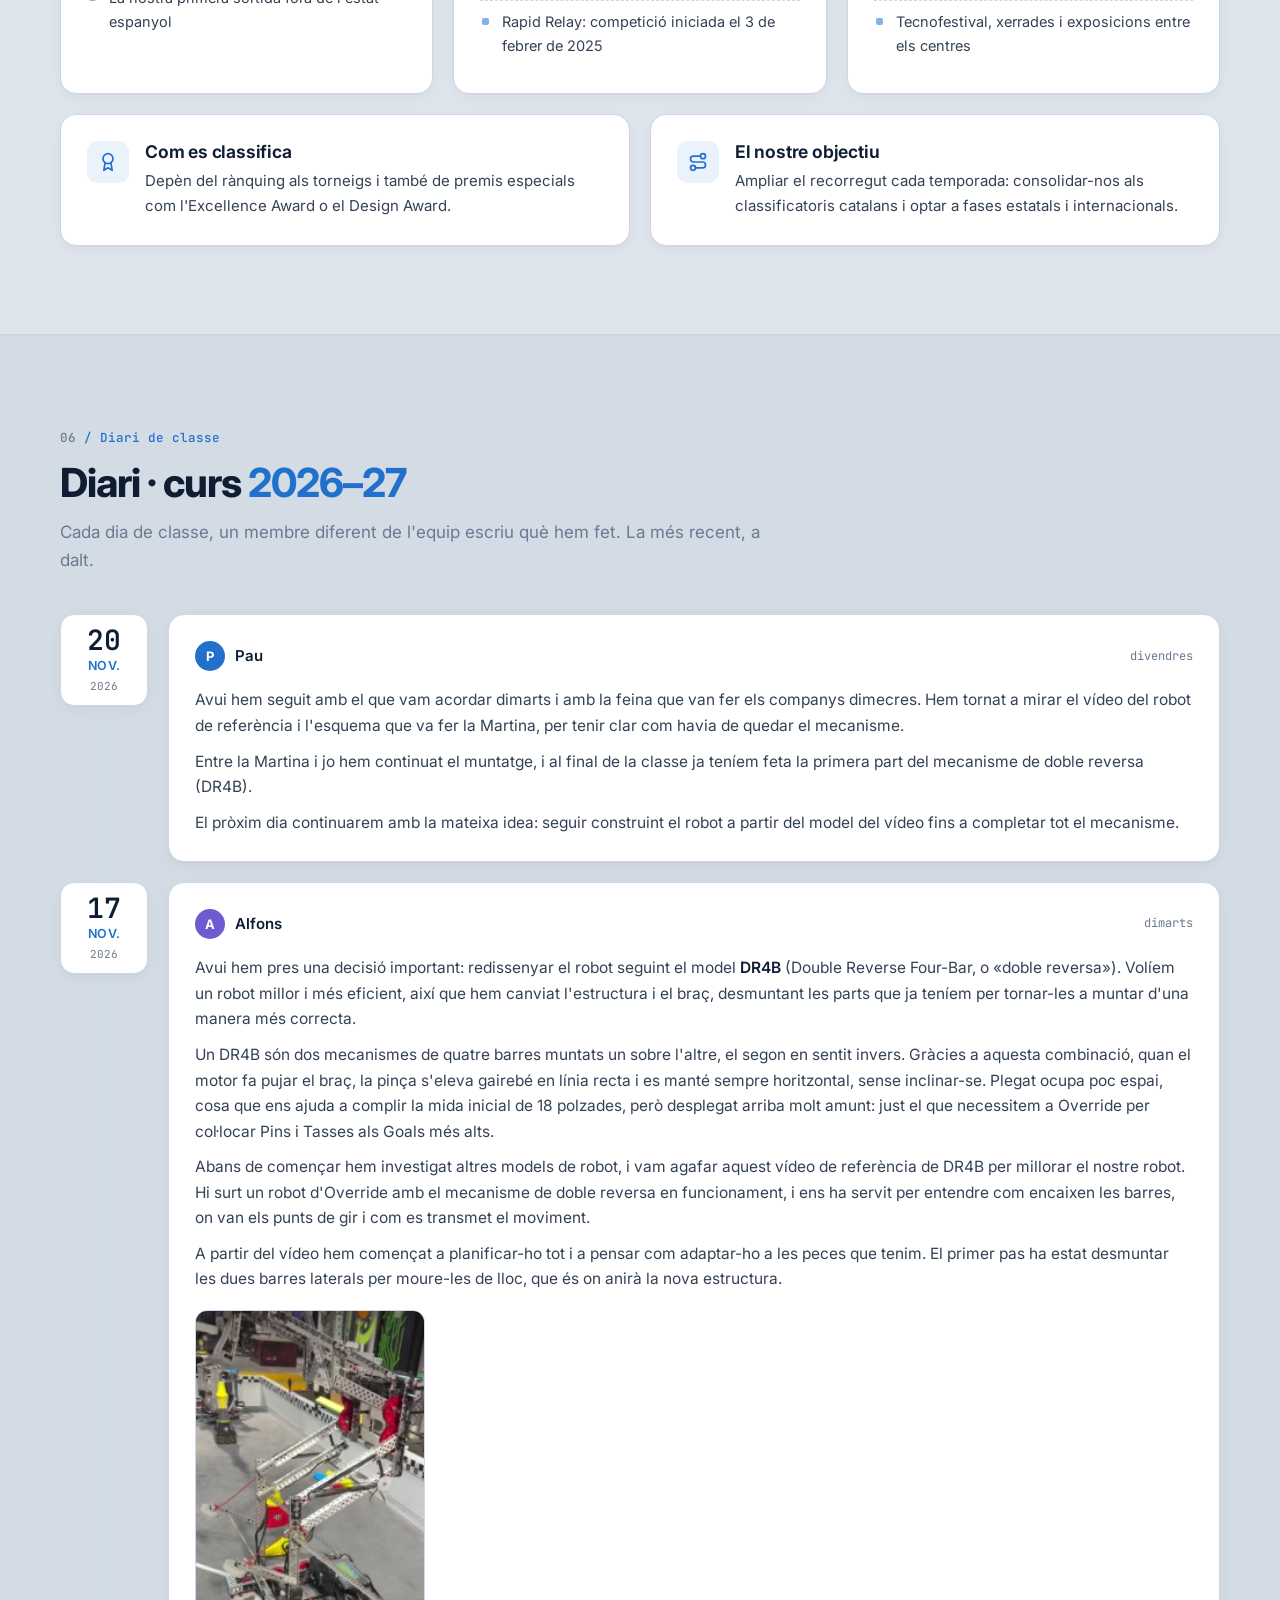
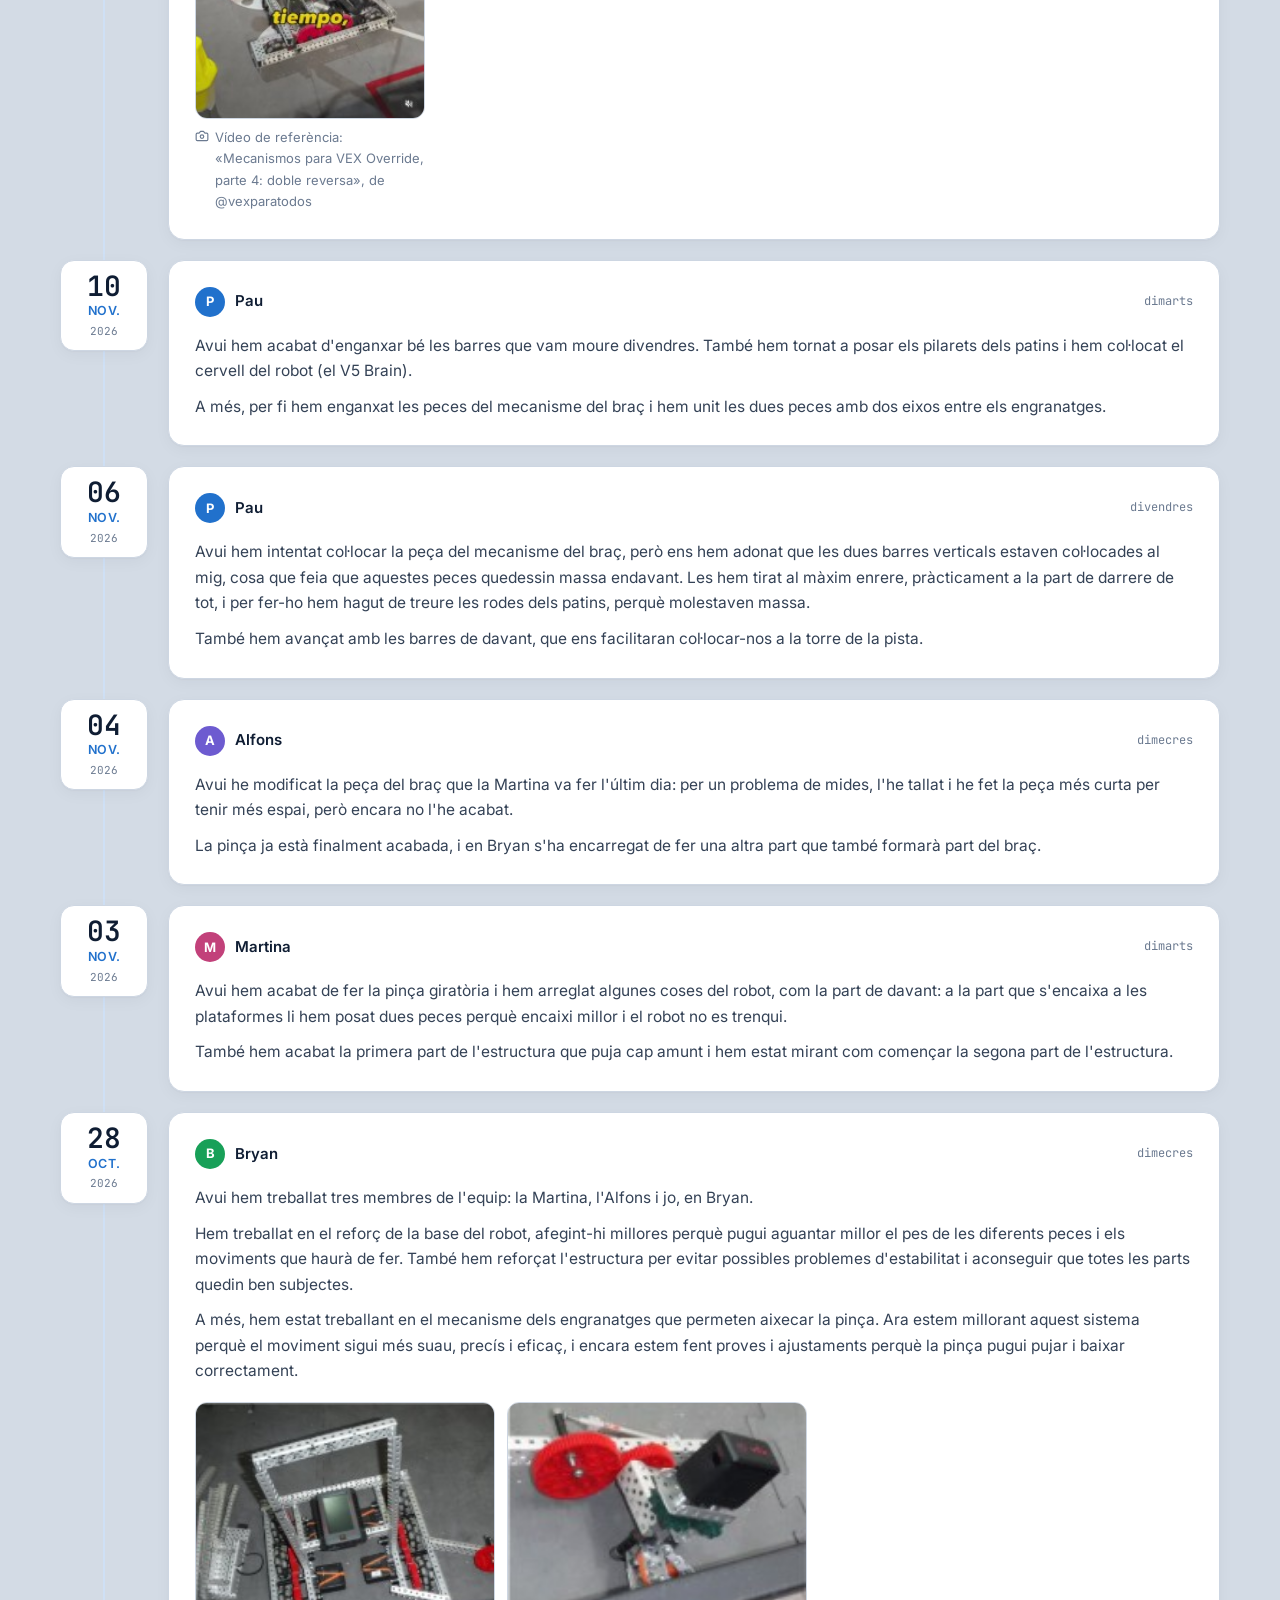
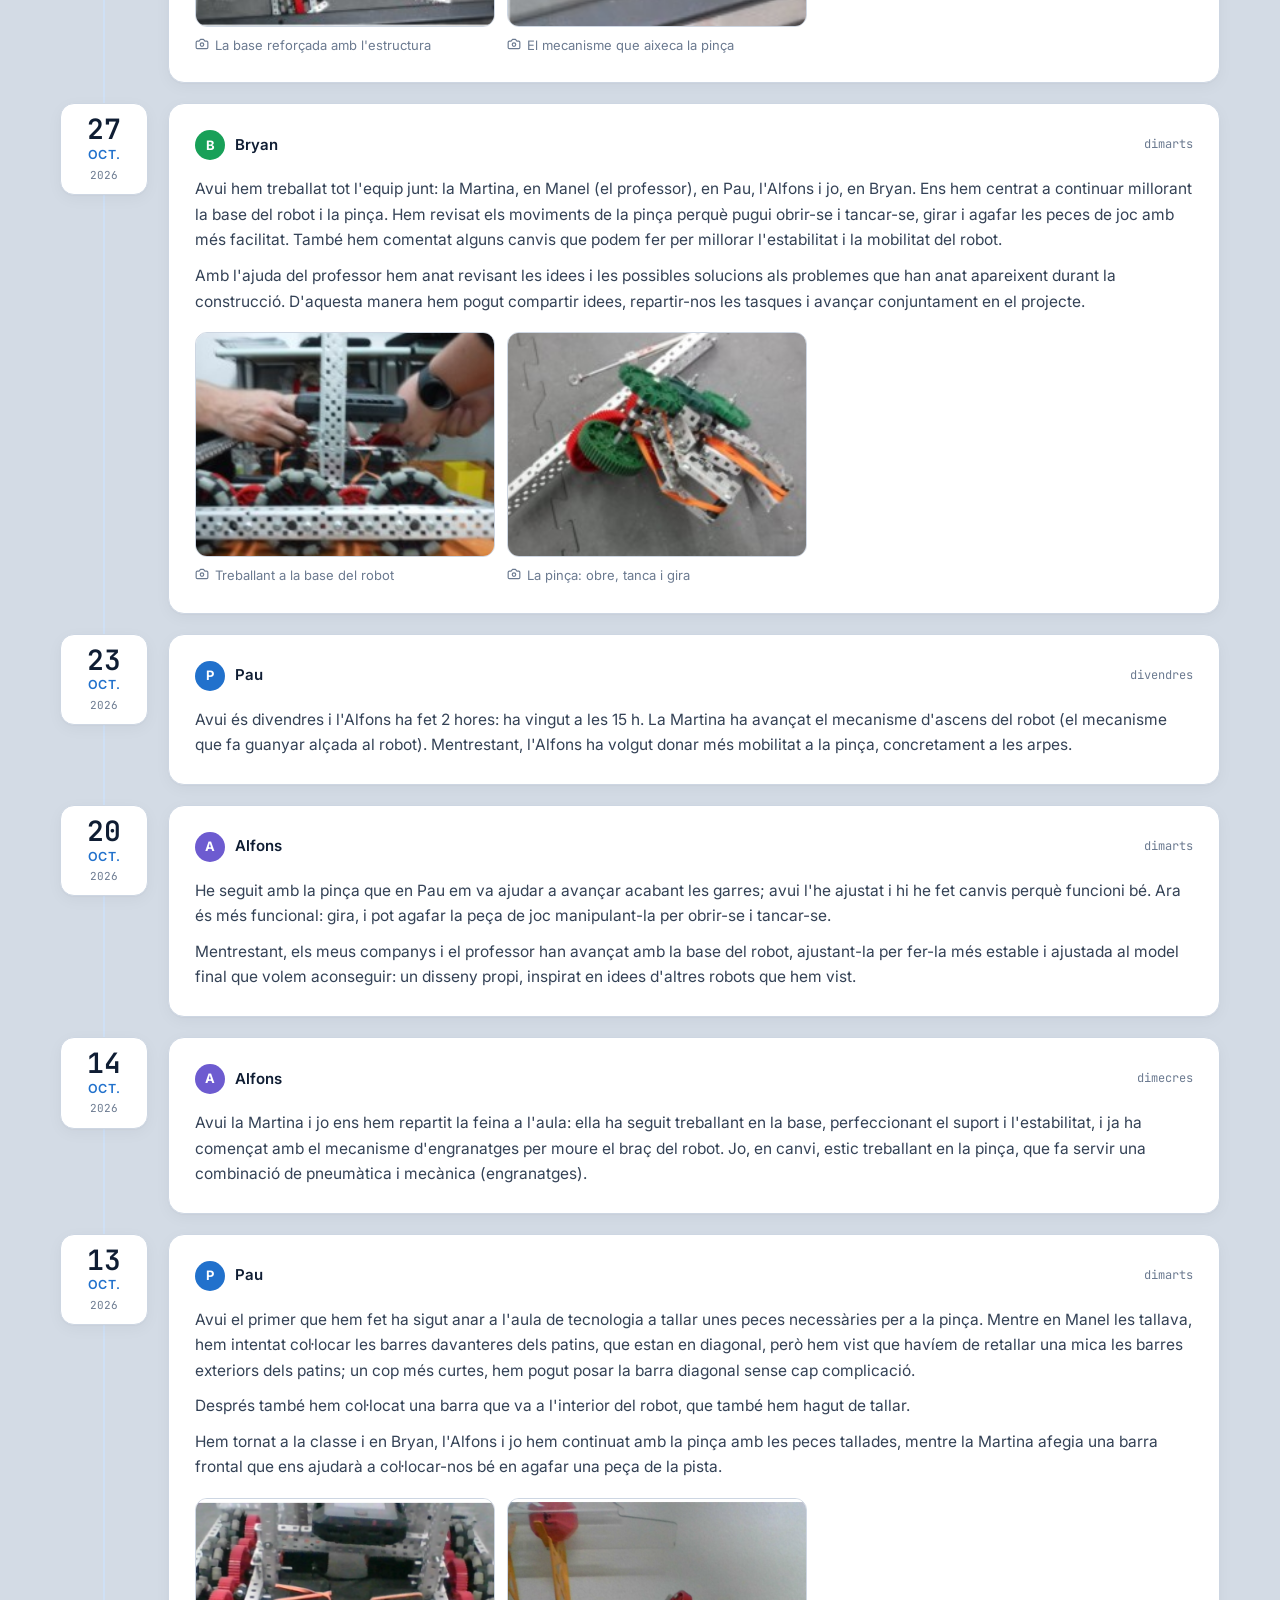
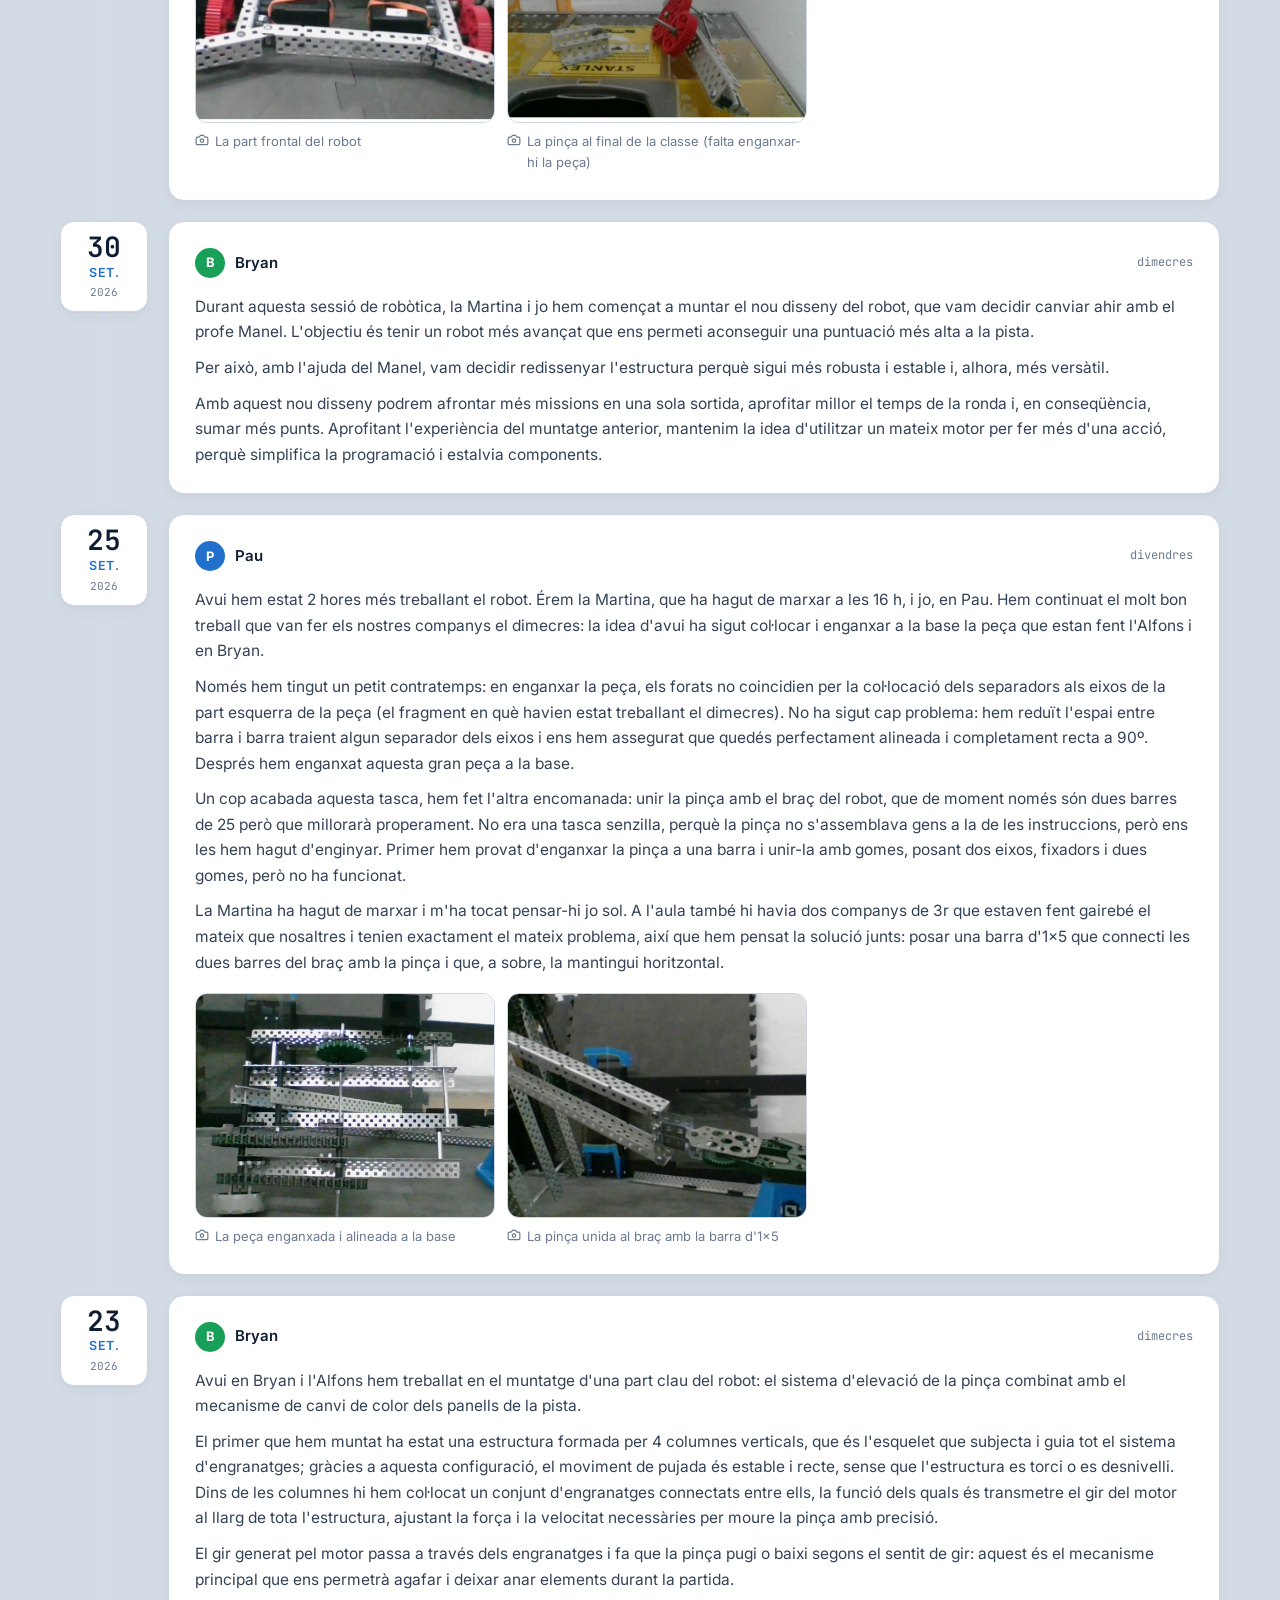
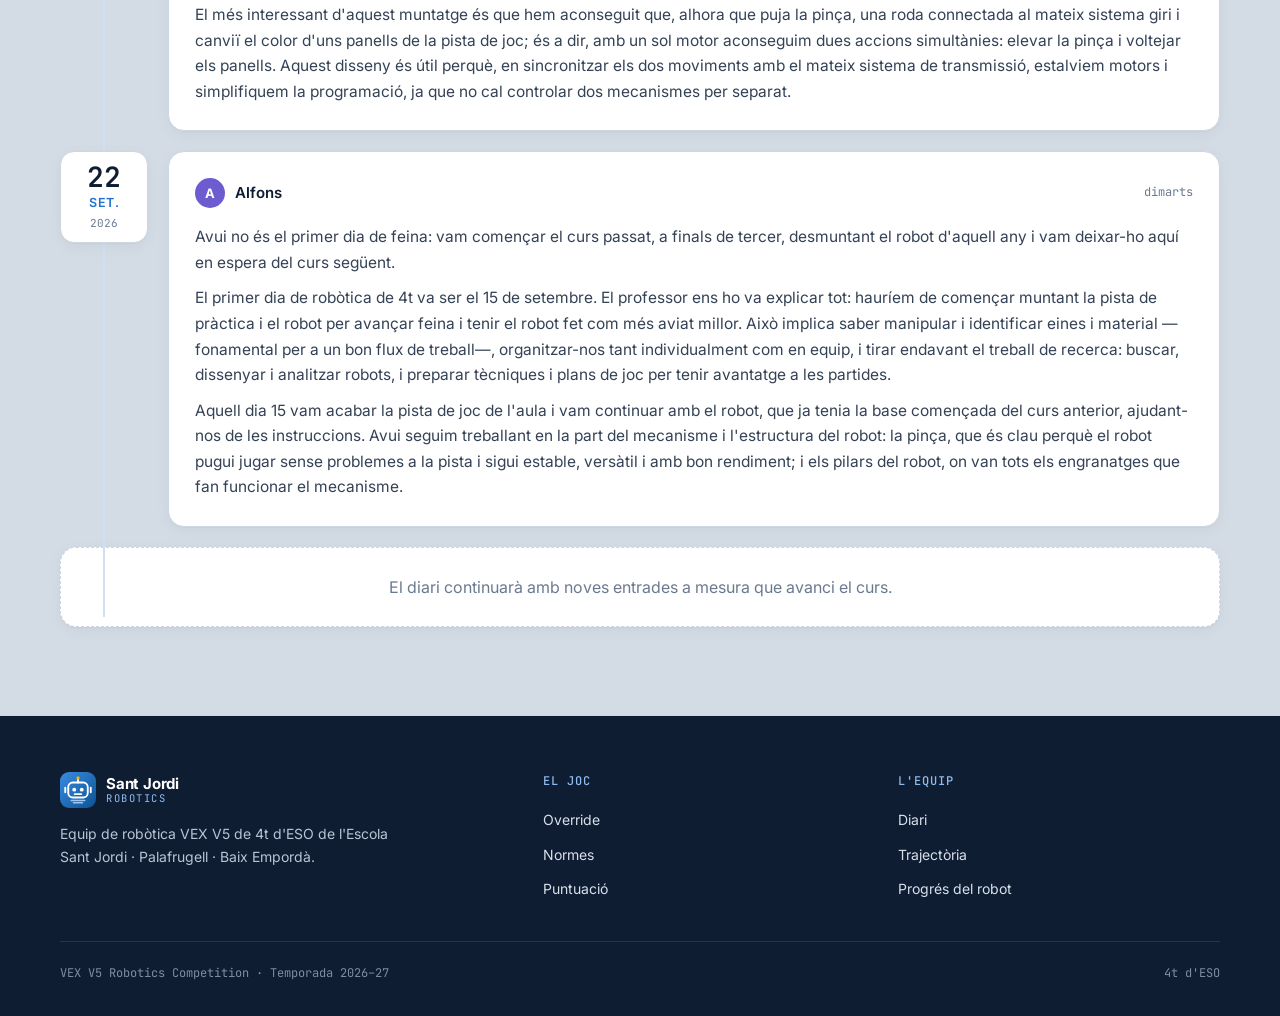
<file: bloc.html>
<!DOCTYPE html>
<html lang="ca">
<head>
<meta charset="UTF-8">
<meta name="viewport" content="width=device-width, initial-scale=1.0">
<title>Diari de l'equip – Robòtica VEX V5 – Escola Sant Jordi Palafrugell</title>
<meta name="description" content="Diari de l'equip de robòtica VEX de l'Escola Sant Jordi de Palafrugell: equip, reptes des de 1r d'ESO, progrés del robot, competicions i diari de classe.">
<link rel="icon" href="img/logo.svg" type="image/svg+xml">
<link rel="preconnect" href="https://fonts.googleapis.com">
<link rel="preconnect" href="https://fonts.gstatic.com" crossorigin>
<link href="https://fonts.googleapis.com/css2?family=Inter:wght@400;500;600;700;800&family=JetBrains+Mono:wght@400;500;600&display=swap" rel="stylesheet">
<link href="css/main.css" rel="stylesheet">
</head>
<body>

<nav class="nav">
  <div class="nav-inner">
    <a class="brand" href="index.html">
      <img src="img/logo.svg" alt="">
      <span class="brand-text"><b>Sant Jordi</b><small>Robotics</small></span>
    </a>
    <ul class="nav-links">
      <li><a href="index.html">Inici</a></li>
      <li><a href="#equip">Equip</a></li>
      <li><a href="#reptes">Reptes</a></li>
      <li><a href="#mundial">Mundial</a></li>
      <li><a href="#progres">Progrés</a></li>
      <li><a href="#competicions">Competicions</a></li>
      <li><a href="#diari" class="nav-cta">Diari</a></li>
    </ul>
  </div>
</nav>

<header class="hero page-hero">
  <div class="hero-photo" aria-hidden="true"></div>
  <div class="hero-inner">
    <div>
      <div class="kicker"><span class="live"></span>Curs 2026–27 · VEX V5RC Override</div>
      <h1>Diari VEX <span>4t d'ESO</span></h1>
      <p class="hero-sub">Escola Sant Jordi de Palafrugell: l'equip, els reptes que hem fet des de 1r d'ESO, les competicions i el diari de classe del robot d'enguany.</p>
      <div class="meta-row">
        <div class="meta-chip"><svg class="ico"><use href="img/icons.svg#i-users"/></svg><b>4</b><span>membres</span></div>
        <div class="meta-chip"><svg class="ico"><use href="img/icons.svg#i-trophy"/></svg><b>4</b><span>temporades</span></div>
        <div class="meta-chip"><svg class="ico"><use href="img/icons.svg#i-book"/></svg><b>16</b><span>entrades</span></div>
        <div class="meta-chip"><svg class="ico"><use href="img/icons.svg#i-bot"/></svg><b>70%</b><span>robot</span></div>
      </div>
    </div>
  </div>
</header>

<!-- EQUIP -->
<section class="section" id="equip">
  <div class="container">
    <div class="section-head">
      <div class="eyebrow"><span class="num">01</span>/ Qui som</div>
      <h2>L'<span>equip</span> d'aquest curs</h2>
    </div>

    <div class="grid grid-4 fade-in">
      <div class="card member"><div class="avatar lg av-pau">P</div><h3>Pau</h3><span>equip_4t_eso</span></div>
      <div class="card member"><div class="avatar lg av-martina">M</div><h3>Martina</h3><span>equip_4t_eso</span></div>
      <div class="card member"><div class="avatar lg av-bryan">B</div><h3>Bryan</h3><span>equip_4t_eso</span></div>
      <div class="card member"><div class="avatar lg av-alfons">A</div><h3>Alfons</h3><span>equip_4t_eso</span></div>
    </div>

    <div class="grid grid-2 mt fade-in">
      <div class="card">
        <div class="card-head"><div class="icon-tile"><svg class="ico"><use href="img/icons.svg#i-wrench"/></svg></div><h3>Com treballem</h3></div>
        <p>Som 4 persones i ens repartim tota la feina: la pàgina web, aquest bloc, el treball de recerca i investigació, el disseny i muntatge del robot, la programació i les competicions.</p>
      </div>
      <div class="card">
        <div class="card-head"><div class="icon-tile gold"><svg class="ico"><use href="img/icons.svg#i-school"/></svg></div><h3>Robòtica com a Treball de Recerca</h3></div>
        <p>Aquest curs la robòtica ha deixat de ser optativa: forma part del Treball de Recerca (Mestre Segrera), el projecte més important de 4t d'ESO. L'equip ha anat canviant de membres, però portem des de 1r d'ESO construint robots i competint amb VEX.</p>
      </div>
    </div>
  </div>
</section>

<!-- REPTES -->
<section class="section alt has-deco" id="reptes">
  <img class="deco" src="img/deco/mando-v5.webp" alt="" aria-hidden="true" style="width:340px;right:-90px;top:40px;transform:rotate(-12deg)">
  <div class="container">
    <div class="section-head">
      <div class="eyebrow"><span class="num">02</span>/ Trajectòria</div>
      <h2>Els nostres <span>reptes</span>, curs per curs</h2>
      <p>Cada any hem afrontat un repte oficial diferent de VEX, amb un robot nou construït de zero.</p>
    </div>

    <div class="grid grid-2 fade-in">
      <article class="card season">
        <div class="season-top">
          <span class="yr">1r ESO · 2023–24</span>
          <span class="status ok"><svg class="ico"><use href="img/icons.svg#i-check"/></svg>Competit · Girona i Andorra</span>
        </div>
        <h3>VEX IQ — Full Volume</h3>
        <p>Recollir blocs de tres colors (verds = 1 pt, violeta = 3 pts, vermells = 5 pts) i deixar-los a les cistelles de les cantonades, amb bonus per netejar la zona extra i per acabar el robot posicionat dins seu.</p>
        <div class="video"><iframe src="https://www.youtube-nocookie.com/embed/100tfTCiVmc" title="VEX IQ Full Volume" loading="lazy" allow="accelerometer; autoplay; clipboard-write; encrypted-media; gyroscope; picture-in-picture" allowfullscreen></iframe></div>
      </article>

      <article class="card season">
        <div class="season-top">
          <span class="yr">2n ESO · 2024–25</span>
          <span class="status ok"><svg class="ico"><use href="img/icons.svg#i-check"/></svg>Competit · Girona</span>
        </div>
        <h3>VEX IQ — Rapid Relay</h3>
        <p>Encistellar pilotes verdes en aliança de 2+2 jugadors, desbloquejant porteries per multiplicar els punts de cada passada (fins a 12 punts amb les 4 porteries desbloquejades). Competició a Girona des del 3 de febrer de 2025.</p>
        <div class="video"><iframe src="https://www.youtube-nocookie.com/embed/aa0B7kNHpg8" title="VEX IQ Rapid Relay" loading="lazy" allow="accelerometer; autoplay; clipboard-write; encrypted-media; gyroscope; picture-in-picture" allowfullscreen></iframe></div>
      </article>

      <article class="card season">
        <div class="season-top">
          <span class="yr">3r ESO · 2025–26</span>
          <span class="status no"><svg class="ico"><use href="img/icons.svg#i-x"/></svg>Robot inacabat</span>
        </div>
        <h3>VEX V5RC — Push Back</h3>
        <p>Apilar 88 blocs hexagonals en 4 Goals i controlar zones, en un camp de 12×12 peus amb 2 robots per aliança. Aquell curs no vam arribar a competir.</p>
        <div class="video"><iframe src="https://www.youtube-nocookie.com/embed/ocmONiVun9M" title="VEX V5RC Push Back" loading="lazy" allow="accelerometer; autoplay; clipboard-write; encrypted-media; gyroscope; picture-in-picture" allowfullscreen></iframe></div>
      </article>

      <article class="card season current">
        <div class="season-top">
          <span class="yr">4t ESO · 2026–27 · actual</span>
          <span class="status now"><svg class="ico"><use href="img/icons.svg#i-clock"/></svg>En curs</span>
        </div>
        <h3>VEX V5RC — Override</h3>
        <p>Apilar Pins i Tasses en Objectius, controlar els Toggles i dominar la zona central (Midfield) en els últims 10 segons del match.</p>
        <div class="video"><iframe src="https://www.youtube-nocookie.com/embed/68NxYIAzbkY" title="VEX V5RC Override" loading="lazy" allow="accelerometer; autoplay; clipboard-write; encrypted-media; gyroscope; picture-in-picture" allowfullscreen></iframe></div>
      </article>
    </div>
  </div>
</section>

<!-- MENCIÓ D'HONOR -->
<section class="section" id="mundial">
  <div class="container">
    <div class="section-head">
      <div class="eyebrow"><span class="num">03</span>/ Menció d'honor</div>
      <h2>Exalumnes al <span>Mundial VEX</span></h2>
      <p>Els companys que ens han precedit ja han arribat on volem arribar nosaltres: la final mundial de la VEX Robotics Competition, als Estats Units.</p>
    </div>

    <article class="card honor fade-in">
      <figure class="honor-img">
        <img src="img/mundial-2026.webp" alt="L'equip 13359A Sant Jordi Robotics al seu estand del Mundial VEX, amb el robot, les senyeres i el logo de l'escola" loading="lazy">
        <figcaption>13359A · Saint Louis, 2026</figcaption>
      </figure>
      <div class="honor-body">
        <span class="honor-badge"><svg class="ico"><use href="img/icons.svg#i-trophy"/></svg>Menció d'honor</span>
        <h3>13359A · Sant Jordi Robotics</h3>
        <p>L'equip de 4t d'ESO del curs 2025‑26 va representar l'Escola Sant Jordi i Palafrugell a la final mundial de la VEX V5 Robotics Competition.</p>
        <ul class="facts">
          <li><svg class="ico"><use href="img/icons.svg#i-pin"/></svg><div><b>On i quan</b>Saint Louis, Missouri (EUA) · 25, 26 i 27 d'abril de 2026</div></li>
          <li><svg class="ico"><use href="img/icons.svg#i-route"/></svg><div><b>Camí fins al Mundial</b>Regional a Girona, nacional a Barcelona i torneig internacional a Andorra</div></li>
          <li><svg class="ico"><use href="img/icons.svg#i-award"/></svg><div><b>Resultat</b>4 partides de qualificació guanyades, a la zona mitjana del torneig</div></li>
          <li><svg class="ico"><use href="img/icons.svg#i-users"/></svg><div><b>Equip</b>7 alumnes de 4t d'ESO, amb el professor i coordinador Manel Dobaño</div></li>
        </ul>
        <p class="honor-thanks">Gràcies per obrir el camí: sou l'exemple que volem seguir.</p>
        <p class="honor-source">No era la primera vegada: el 2024 l'escola ja havia representat l'estat a la final de Dallas, en categoria Middle School. Font: <a href="https://radiopalafrugell.cat/lequip-de-robotica-de-lescola-sant-jordi-torna-dels-estats-units-despres-de-competir-en-el-vex-robotics/" target="_blank" rel="noopener">Ràdio Palafrugell</a>.</p>
      </div>
    </article>
  </div>
</section>

<!-- PROGRÉS -->
<section class="section alt has-deco" id="progres">
  <img class="deco" src="img/deco/brain-v5.webp" alt="" aria-hidden="true" style="width:460px;right:-120px;top:20px;transform:rotate(8deg)">
  <div class="container">
    <div class="section-head">
      <div class="eyebrow"><span class="num">04</span>/ Estat actual</div>
      <h2>Progrés del <span>robot</span></h2>
    </div>

    <div class="card fade-in">
      <div class="progress-head">
        <div class="card-head" style="margin:0"><div class="icon-tile"><svg class="ico"><use href="img/icons.svg#i-bot"/></svg></div><div><h3>Robot Override</h3><p style="font-size:13.5px;color:var(--muted)">Actualitzat el 20 de novembre de 2026</p></div></div>
        <b>70%</b>
      </div>
      <div class="bar"><i style="width:70%"></i></div>
      <ul class="steps">
        <li class="done"><svg class="ico"><use href="img/icons.svg#i-check"/></svg>Pista de pràctica</li>
        <li class="done"><svg class="ico"><use href="img/icons.svg#i-check"/></svg>Base reaprofitada</li>
        <li class="done"><svg class="ico"><use href="img/icons.svg#i-check"/></svg>Pilars i engranatges</li>
        <li class="done"><svg class="ico"><use href="img/icons.svg#i-check"/></svg>Peça del canvi de color a la base</li>
        <li class="done"><svg class="ico"><use href="img/icons.svg#i-check"/></svg>Barra frontal i patins</li>
        <li class="done"><svg class="ico"><use href="img/icons.svg#i-check"/></svg>Base reforçada</li>
        <li class="done"><svg class="ico"><use href="img/icons.svg#i-check"/></svg>Pinça giratòria acabada</li>
        <li class="done"><svg class="ico"><use href="img/icons.svg#i-check"/></svg>Cervell V5 col·locat</li>
        <li class="done"><svg class="ico"><use href="img/icons.svg#i-check"/></svg>Redisseny: model DR4B</li>
        <li class="now"><svg class="ico"><use href="img/icons.svg#i-dot"/></svg>Doble reversa (1a part feta)</li>
        <li class="todo"><svg class="ico"><use href="img/icons.svg#i-circle"/></svg>Completar la doble reversa</li>
        <li class="todo"><svg class="ico"><use href="img/icons.svg#i-circle"/></svg>Programació autònoma</li>
        <li class="todo"><svg class="ico"><use href="img/icons.svg#i-circle"/></svg>Proves a pista</li>
      </ul>
    </div>
  </div>
</section>

<!-- COMPETICIONS -->
<section class="section has-deco" id="competicions">
  <img class="deco" src="img/deco/vex-logo.webp" alt="" aria-hidden="true" style="width:360px;right:-40px;top:60px;opacity:.07">
  <div class="container">
    <div class="section-head">
      <div class="eyebrow"><span class="num">05</span>/ On competim</div>
      <h2>Competicions i el <span>circuit VEX</span></h2>
      <p>El calendari VEX funciona per nivells: torneigs classificatoris locals, fases catalanes i estatals, i finalment el VEX Robotics World Championship.</p>
    </div>

    <div class="grid grid-3 fade-in">
      <div class="card">
        <div class="card-head"><div class="icon-tile"><svg class="ico"><use href="img/icons.svg#i-pin"/></svg></div><h3>Andorra</h3></div>
        <ul class="list"><li>Torneig disputat a mitjan gener de 2024</li><li>La nostra primera sortida fora de l'estat espanyol</li></ul>
      </div>
      <div class="card">
        <div class="card-head"><div class="icon-tile"><svg class="ico"><use href="img/icons.svg#i-trophy"/></svg></div><h3>Girona</h3></div>
        <ul class="list"><li>Full Volume: competició del 3 de febrer de 2024</li><li>Rapid Relay: competició iniciada el 3 de febrer de 2025</li></ul>
      </div>
      <div class="card">
        <div class="card-head"><div class="icon-tile gold"><svg class="ico"><use href="img/icons.svg#i-sparkles"/></svg></div><h3>Palarobòtica</h3></div>
        <ul class="list"><li>Jornada STEAM local de Palafrugell des de 2018</li><li>Tecnofestival, xerrades i exposicions entre els centres</li></ul>
      </div>
    </div>

    <div class="grid grid-2 mt fade-in">
      <div class="card callout">
        <div class="icon-tile"><svg class="ico"><use href="img/icons.svg#i-award"/></svg></div>
        <div><h3>Com es classifica</h3><p>Depèn del rànquing als torneigs i també de premis especials com l'Excellence Award o el Design Award.</p></div>
      </div>
      <div class="card callout">
        <div class="icon-tile"><svg class="ico"><use href="img/icons.svg#i-route"/></svg></div>
        <div><h3>El nostre objectiu</h3><p>Ampliar el recorregut cada temporada: consolidar-nos als classificatoris catalans i optar a fases estatals i internacionals.</p></div>
      </div>
    </div>
  </div>
</section>

<!-- DIARI -->
<section class="section alt" id="diari">
  <div class="container">
    <div class="section-head">
      <div class="eyebrow"><span class="num">06</span>/ Diari de classe</div>
      <h2>Diari · curs <span>2026–27</span></h2>
      <p>Cada dia de classe, un membre diferent de l'equip escriu què hem fet. La més recent, a dalt.</p>
    </div>

    <div class="timeline">

      <article class="entry fade-in" id="d-2026-11-20">
        <div class="date"><b>20</b><span>nov.</span><small>2026</small></div>
        <div class="card">
          <div class="card-head"><div class="who"><span class="avatar av-pau">P</span>Pau</div><span class="when">divendres</span></div>
          <p>Avui hem seguit amb el que vam acordar dimarts i amb la feina que van fer els companys dimecres. Hem tornat a mirar el vídeo del robot de referència i l'esquema que va fer la Martina, per tenir clar com havia de quedar el mecanisme.</p>
          <p>Entre la Martina i jo hem continuat el muntatge, i al final de la classe ja teníem feta la primera part del mecanisme de doble reversa (DR4B).</p>
          <p>El pròxim dia continuarem amb la mateixa idea: seguir construint el robot a partir del model del vídeo fins a completar tot el mecanisme.</p>
        </div>
      </article>

      <article class="entry fade-in" id="d-2026-11-17">
        <div class="date"><b>17</b><span>nov.</span><small>2026</small></div>
        <div class="card">
          <div class="card-head"><div class="who"><span class="avatar av-alfons">A</span>Alfons</div><span class="when">dimarts</span></div>
          <p>Avui hem pres una decisió important: redissenyar el robot seguint el model <strong>DR4B</strong> (Double Reverse Four-Bar, o «doble reversa»). Volíem un robot millor i més eficient, així que hem canviat l'estructura i el braç, desmuntant les parts que ja teníem per tornar-les a muntar d'una manera més correcta.</p>
          <p>Un DR4B són dos mecanismes de quatre barres muntats un sobre l'altre, el segon en sentit invers. Gràcies a aquesta combinació, quan el motor fa pujar el braç, la pinça s'eleva gairebé en línia recta i es manté sempre horitzontal, sense inclinar-se. Plegat ocupa poc espai, cosa que ens ajuda a complir la mida inicial de 18 polzades, però desplegat arriba molt amunt: just el que necessitem a Override per col·locar Pins i Tasses als Goals més alts.</p>
          <p>Abans de començar hem investigat altres models de robot, i vam agafar aquest vídeo de referència de DR4B per millorar el nostre robot. Hi surt un robot d'Override amb el mecanisme de doble reversa en funcionament, i ens ha servit per entendre com encaixen les barres, on van els punts de gir i com es transmet el moviment.</p>
          <p>A partir del vídeo hem començat a planificar-ho tot i a pensar com adaptar-ho a les peces que tenim. El primer pas ha estat desmuntar les dues barres laterals per moure-les de lloc, que és on anirà la nova estructura.</p>
          <div class="photos">
            <figure class="portrait-fig"><img class="portrait" src="img/diari/2026-11-17-referencia-dr4b.jpg" alt="Captura del vídeo de referència: un robot d'Override amb un braç de doble reversa (DR4B) aixecat" loading="lazy"><figcaption><svg class="ico"><use href="img/icons.svg#i-camera"/></svg>Vídeo de referència: «Mecanismos para VEX Override, parte 4: doble reversa», de @vexparatodos</figcaption></figure>
          </div>
        </div>
      </article>

      <article class="entry fade-in" id="d-2026-11-10">
        <div class="date"><b>10</b><span>nov.</span><small>2026</small></div>
        <div class="card">
          <div class="card-head"><div class="who"><span class="avatar av-pau">P</span>Pau</div><span class="when">dimarts</span></div>
          <p>Avui hem acabat d'enganxar bé les barres que vam moure divendres. També hem tornat a posar els pilarets dels patins i hem col·locat el cervell del robot (el V5 Brain).</p>
          <p>A més, per fi hem enganxat les peces del mecanisme del braç i hem unit les dues peces amb dos eixos entre els engranatges.</p>
        </div>
      </article>

      <article class="entry fade-in" id="d-2026-11-06">
        <div class="date"><b>06</b><span>nov.</span><small>2026</small></div>
        <div class="card">
          <div class="card-head"><div class="who"><span class="avatar av-pau">P</span>Pau</div><span class="when">divendres</span></div>
          <p>Avui hem intentat col·locar la peça del mecanisme del braç, però ens hem adonat que les dues barres verticals estaven col·locades al mig, cosa que feia que aquestes peces quedessin massa endavant. Les hem tirat al màxim enrere, pràcticament a la part de darrere de tot, i per fer-ho hem hagut de treure les rodes dels patins, perquè molestaven massa.</p>
          <p>També hem avançat amb les barres de davant, que ens facilitaran col·locar-nos a la torre de la pista.</p>
        </div>
      </article>

      <article class="entry fade-in" id="d-2026-11-04">
        <div class="date"><b>04</b><span>nov.</span><small>2026</small></div>
        <div class="card">
          <div class="card-head"><div class="who"><span class="avatar av-alfons">A</span>Alfons</div><span class="when">dimecres</span></div>
          <p>Avui he modificat la peça del braç que la Martina va fer l'últim dia: per un problema de mides, l'he tallat i he fet la peça més curta per tenir més espai, però encara no l'he acabat.</p>
          <p>La pinça ja està finalment acabada, i en Bryan s'ha encarregat de fer una altra part que també formarà part del braç.</p>
        </div>
      </article>

      <article class="entry fade-in" id="d-2026-11-03">
        <div class="date"><b>03</b><span>nov.</span><small>2026</small></div>
        <div class="card">
          <div class="card-head"><div class="who"><span class="avatar av-martina">M</span>Martina</div><span class="when">dimarts</span></div>
          <p>Avui hem acabat de fer la pinça giratòria i hem arreglat algunes coses del robot, com la part de davant: a la part que s'encaixa a les plataformes li hem posat dues peces perquè encaixi millor i el robot no es trenqui.</p>
          <p>També hem acabat la primera part de l'estructura que puja cap amunt i hem estat mirant com començar la segona part de l'estructura.</p>
        </div>
      </article>

      <article class="entry fade-in" id="d-2026-10-28">
        <div class="date"><b>28</b><span>oct.</span><small>2026</small></div>
        <div class="card">
          <div class="card-head"><div class="who"><span class="avatar av-bryan">B</span>Bryan</div><span class="when">dimecres</span></div>
          <p>Avui hem treballat tres membres de l'equip: la Martina, l'Alfons i jo, en Bryan.</p>
          <p>Hem treballat en el reforç de la base del robot, afegint-hi millores perquè pugui aguantar millor el pes de les diferents peces i els moviments que haurà de fer. També hem reforçat l'estructura per evitar possibles problemes d'estabilitat i aconseguir que totes les parts quedin ben subjectes.</p>
          <p>A més, hem estat treballant en el mecanisme dels engranatges que permeten aixecar la pinça. Ara estem millorant aquest sistema perquè el moviment sigui més suau, precís i eficaç, i encara estem fent proves i ajustaments perquè la pinça pugui pujar i baixar correctament.</p>
          <div class="photos">
            <figure><img src="img/diari/2026-10-28-estructura.jpg" alt="Base del robot reforçada amb l'estructura vertical i el cervell V5" loading="lazy"><figcaption><svg class="ico"><use href="img/icons.svg#i-camera"/></svg>La base reforçada amb l'estructura</figcaption></figure>
            <figure><img src="img/diari/2026-10-28-pinca.jpg" alt="Mecanisme d'engranatges per aixecar la pinça amb el motor" loading="lazy"><figcaption><svg class="ico"><use href="img/icons.svg#i-camera"/></svg>El mecanisme que aixeca la pinça</figcaption></figure>
          </div>
        </div>
      </article>

      <article class="entry fade-in" id="d-2026-10-27">
        <div class="date"><b>27</b><span>oct.</span><small>2026</small></div>
        <div class="card">
          <div class="card-head"><div class="who"><span class="avatar av-bryan">B</span>Bryan</div><span class="when">dimarts</span></div>
          <p>Avui hem treballat tot l'equip junt: la Martina, en Manel (el professor), en Pau, l'Alfons i jo, en Bryan. Ens hem centrat a continuar millorant la base del robot i la pinça. Hem revisat els moviments de la pinça perquè pugui obrir-se i tancar-se, girar i agafar les peces de joc amb més facilitat. També hem comentat alguns canvis que podem fer per millorar l'estabilitat i la mobilitat del robot.</p>
          <p>Amb l'ajuda del professor hem anat revisant les idees i les possibles solucions als problemes que han anat apareixent durant la construcció. D'aquesta manera hem pogut compartir idees, repartir-nos les tasques i avançar conjuntament en el projecte.</p>
          <div class="photos">
            <figure><img src="img/diari/2026-10-27-base.jpg" alt="Treballant a la base del robot amb les rodes omnidireccionals" loading="lazy"><figcaption><svg class="ico"><use href="img/icons.svg#i-camera"/></svg>Treballant a la base del robot</figcaption></figure>
            <figure><img src="img/diari/2026-10-27-pinca.jpg" alt="La pinça amb els engranatges verds i les gomes taronja" loading="lazy"><figcaption><svg class="ico"><use href="img/icons.svg#i-camera"/></svg>La pinça: obre, tanca i gira</figcaption></figure>
          </div>
        </div>
      </article>

      <article class="entry fade-in" id="d-2026-10-23">
        <div class="date"><b>23</b><span>oct.</span><small>2026</small></div>
        <div class="card">
          <div class="card-head"><div class="who"><span class="avatar av-pau">P</span>Pau</div><span class="when">divendres</span></div>
          <p>Avui és divendres i l'Alfons ha fet 2 hores: ha vingut a les 15 h. La Martina ha avançat el mecanisme d'ascens del robot (el mecanisme que fa guanyar alçada al robot). Mentrestant, l'Alfons ha volgut donar més mobilitat a la pinça, concretament a les arpes.</p>
        </div>
      </article>

      <article class="entry fade-in" id="d-2026-10-20">
        <div class="date"><b>20</b><span>oct.</span><small>2026</small></div>
        <div class="card">
          <div class="card-head"><div class="who"><span class="avatar av-alfons">A</span>Alfons</div><span class="when">dimarts</span></div>
          <p>He seguit amb la pinça que en Pau em va ajudar a avançar acabant les garres; avui l'he ajustat i hi he fet canvis perquè funcioni bé. Ara és més funcional: gira, i pot agafar la peça de joc manipulant-la per obrir-se i tancar-se.</p>
          <p>Mentrestant, els meus companys i el professor han avançat amb la base del robot, ajustant-la per fer-la més estable i ajustada al model final que volem aconseguir: un disseny propi, inspirat en idees d'altres robots que hem vist.</p>
        </div>
      </article>

      <article class="entry fade-in" id="d-2026-10-14">
        <div class="date"><b>14</b><span>oct.</span><small>2026</small></div>
        <div class="card">
          <div class="card-head"><div class="who"><span class="avatar av-alfons">A</span>Alfons</div><span class="when">dimecres</span></div>
          <p>Avui la Martina i jo ens hem repartit la feina a l'aula: ella ha seguit treballant en la base, perfeccionant el suport i l'estabilitat, i ja ha començat amb el mecanisme d'engranatges per moure el braç del robot. Jo, en canvi, estic treballant en la pinça, que fa servir una combinació de pneumàtica i mecànica (engranatges).</p>
        </div>
      </article>

      <article class="entry fade-in" id="d-2026-10-13">
        <div class="date"><b>13</b><span>oct.</span><small>2026</small></div>
        <div class="card">
          <div class="card-head"><div class="who"><span class="avatar av-pau">P</span>Pau</div><span class="when">dimarts</span></div>
          <p>Avui el primer que hem fet ha sigut anar a l'aula de tecnologia a tallar unes peces necessàries per a la pinça. Mentre en Manel les tallava, hem intentat col·locar les barres davanteres dels patins, que estan en diagonal, però hem vist que havíem de retallar una mica les barres exteriors dels patins; un cop més curtes, hem pogut posar la barra diagonal sense cap complicació.</p>
          <p>Després també hem col·locat una barra que va a l'interior del robot, que també hem hagut de tallar.</p>
          <p>Hem tornat a la classe i en Bryan, l'Alfons i jo hem continuat amb la pinça amb les peces tallades, mentre la Martina afegia una barra frontal que ens ajudarà a col·locar-nos bé en agafar una peça de la pista.</p>
          <div class="photos">
            <figure><img src="img/diari/2026-10-13-frontal.png" alt="Part frontal del robot amb la barra diagonal dels patins ja col·locada" loading="lazy"><figcaption><svg class="ico"><use href="img/icons.svg#i-camera"/></svg>La part frontal del robot</figcaption></figure>
            <figure><img src="img/diari/2026-10-13-pinca.png" alt="Pinça del robot encara sense enganxar, al final de la classe" loading="lazy"><figcaption><svg class="ico"><use href="img/icons.svg#i-camera"/></svg>La pinça al final de la classe (falta enganxar-hi la peça)</figcaption></figure>
          </div>
        </div>
      </article>

      <article class="entry fade-in" id="d-2026-09-30">
        <div class="date"><b>30</b><span>set.</span><small>2026</small></div>
        <div class="card">
          <div class="card-head"><div class="who"><span class="avatar av-bryan">B</span>Bryan</div><span class="when">dimecres</span></div>
          <p>Durant aquesta sessió de robòtica, la Martina i jo hem començat a muntar el nou disseny del robot, que vam decidir canviar ahir amb el profe Manel. L'objectiu és tenir un robot més avançat que ens permeti aconseguir una puntuació més alta a la pista.</p>
          <p>Per això, amb l'ajuda del Manel, vam decidir redissenyar l'estructura perquè sigui més robusta i estable i, alhora, més versàtil.</p>
          <p>Amb aquest nou disseny podrem afrontar més missions en una sola sortida, aprofitar millor el temps de la ronda i, en conseqüència, sumar més punts. Aprofitant l'experiència del muntatge anterior, mantenim la idea d'utilitzar un mateix motor per fer més d'una acció, perquè simplifica la programació i estalvia components.</p>
        </div>
      </article>

      <article class="entry fade-in" id="d-2026-09-25">
        <div class="date"><b>25</b><span>set.</span><small>2026</small></div>
        <div class="card">
          <div class="card-head"><div class="who"><span class="avatar av-pau">P</span>Pau</div><span class="when">divendres</span></div>
          <p>Avui hem estat 2 hores més treballant el robot. Érem la Martina, que ha hagut de marxar a les 16 h, i jo, en Pau. Hem continuat el molt bon treball que van fer els nostres companys el dimecres: la idea d'avui ha sigut col·locar i enganxar a la base la peça que estan fent l'Alfons i en Bryan.</p>
          <p>Només hem tingut un petit contratemps: en enganxar la peça, els forats no coincidien per la col·locació dels separadors als eixos de la part esquerra de la peça (el fragment en què havien estat treballant el dimecres). No ha sigut cap problema: hem reduït l'espai entre barra i barra traient algun separador dels eixos i ens hem assegurat que quedés perfectament alineada i completament recta a 90º. Després hem enganxat aquesta gran peça a la base.</p>
          <p>Un cop acabada aquesta tasca, hem fet l'altra encomanada: unir la pinça amb el braç del robot, que de moment només són dues barres de 25 però que millorarà properament. No era una tasca senzilla, perquè la pinça no s'assemblava gens a la de les instruccions, però ens les hem hagut d'enginyar. Primer hem provat d'enganxar la pinça a una barra i unir-la amb gomes, posant dos eixos, fixadors i dues gomes, però no ha funcionat.</p>
          <p>La Martina ha hagut de marxar i m'ha tocat pensar-hi jo sol. A l'aula també hi havia dos companys de 3r que estaven fent gairebé el mateix que nosaltres i tenien exactament el mateix problema, així que hem pensat la solució junts: posar una barra d'1x5 que connecti les dues barres del braç amb la pinça i que, a sobre, la mantingui horitzontal.</p>
          <div class="photos">
            <figure><img src="img/diari/2026-09-25-base.png" alt="Peça del mecanisme enganxada i alineada a la base del robot" loading="lazy"><figcaption><svg class="ico"><use href="img/icons.svg#i-camera"/></svg>La peça enganxada i alineada a la base</figcaption></figure>
            <figure><img src="img/diari/2026-09-25-pinca.png" alt="Pinça unida al braç del robot amb una barra d'1x5" loading="lazy"><figcaption><svg class="ico"><use href="img/icons.svg#i-camera"/></svg>La pinça unida al braç amb la barra d'1x5</figcaption></figure>
          </div>
        </div>
      </article>

      <article class="entry fade-in" id="d-2026-09-23">
        <div class="date"><b>23</b><span>set.</span><small>2026</small></div>
        <div class="card">
          <div class="card-head"><div class="who"><span class="avatar av-bryan">B</span>Bryan</div><span class="when">dimecres</span></div>
          <p>Avui en Bryan i l'Alfons hem treballat en el muntatge d'una part clau del robot: el sistema d'elevació de la pinça combinat amb el mecanisme de canvi de color dels panells de la pista.</p>
          <p>El primer que hem muntat ha estat una estructura formada per 4 columnes verticals, que és l'esquelet que subjecta i guia tot el sistema d'engranatges; gràcies a aquesta configuració, el moviment de pujada és estable i recte, sense que l'estructura es torci o es desnivelli. Dins de les columnes hi hem col·locat un conjunt d'engranatges connectats entre ells, la funció dels quals és transmetre el gir del motor al llarg de tota l'estructura, ajustant la força i la velocitat necessàries per moure la pinça amb precisió.</p>
          <p>El gir generat pel motor passa a través dels engranatges i fa que la pinça pugi o baixi segons el sentit de gir: aquest és el mecanisme principal que ens permetrà agafar i deixar anar elements durant la partida.</p>
          <p>El més interessant d'aquest muntatge és que hem aconseguit que, alhora que puja la pinça, una roda connectada al mateix sistema giri i canviï el color d'uns panells de la pista de joc; és a dir, amb un sol motor aconseguim dues accions simultànies: elevar la pinça i voltejar els panells. Aquest disseny és útil perquè, en sincronitzar els dos moviments amb el mateix sistema de transmissió, estalviem motors i simplifiquem la programació, ja que no cal controlar dos mecanismes per separat.</p>
        </div>
      </article>

      <article class="entry fade-in" id="d-2026-09-22">
        <div class="date"><b>22</b><span>set.</span><small>2026</small></div>
        <div class="card">
          <div class="card-head"><div class="who"><span class="avatar av-alfons">A</span>Alfons</div><span class="when">dimarts</span></div>
          <p>Avui no és el primer dia de feina: vam començar el curs passat, a finals de tercer, desmuntant el robot d'aquell any i vam deixar-ho aquí en espera del curs següent.</p>
          <p>El primer dia de robòtica de 4t va ser el 15 de setembre. El professor ens ho va explicar tot: hauríem de començar muntant la pista de pràctica i el robot per avançar feina i tenir el robot fet com més aviat millor. Això implica saber manipular i identificar eines i material —fonamental per a un bon flux de treball—, organitzar-nos tant individualment com en equip, i tirar endavant el treball de recerca: buscar, dissenyar i analitzar robots, i preparar tècniques i plans de joc per tenir avantatge a les partides.</p>
          <p>Aquell dia 15 vam acabar la pista de joc de l'aula i vam continuar amb el robot, que ja tenia la base començada del curs anterior, ajudant-nos de les instruccions. Avui seguim treballant en la part del mecanisme i l'estructura del robot: la pinça, que és clau perquè el robot pugui jugar sense problemes a la pista i sigui estable, versàtil i amb bon rendiment; i els pilars del robot, on van tots els engranatges que fan funcionar el mecanisme.</p>
        </div>
      </article>

      <div class="card end-card fade-in">El diari continuarà amb noves entrades a mesura que avanci el curs.</div>
    </div>
  </div>
</section>

<footer class="footer">
  <div class="footer-inner">
    <div>
      <a class="brand" href="index.html"><img src="img/logo.svg" alt=""><span class="brand-text"><b>Sant Jordi</b><small>Robotics</small></span></a>
      <p>Equip de robòtica VEX V5 de 4t d'ESO de l'Escola Sant Jordi · Palafrugell · Baix Empordà.</p>
    </div>
    <div>
      <h4>El joc</h4>
      <ul>
        <li><a href="index.html#override">Override</a></li>
        <li><a href="index.html#normes">Normes</a></li>
        <li><a href="index.html#puntuacio">Puntuació</a></li>
      </ul>
    </div>
    <div>
      <h4>L'equip</h4>
      <ul>
        <li><a href="#diari">Diari</a></li>
        <li><a href="#reptes">Trajectòria</a></li>
        <li><a href="#progres">Progrés del robot</a></li>
      </ul>
    </div>
  </div>
  <div class="footer-bottom"><span>VEX V5 Robotics Competition · Temporada 2026–27</span><span>4t d'ESO</span></div>
</footer>

<script>
  const io = new IntersectionObserver(es => es.forEach(e => { if (e.isIntersecting) { e.target.classList.add('visible'); io.unobserve(e.target); } }), { threshold: 0.08 });
  document.querySelectorAll('.fade-in').forEach(el => io.observe(el));
</script>
</body>
</html>
</file>
<file: css/main.css>
/* Sant Jordi Robotics — estil clàssic de l'escola, minimalista, amb tocs tècnics */
:root {
  --brand: #2171cc;
  --brand-dark: #0b5394;
  --brand-soft: #eaf2fc;
  --brand-line: #cfe0f5;

  --bg: #dfe5ed;
  --bg-alt: #d3dbe5;
  --inset: #eef2f7;
  --surface: #ffffff;
  --ink: #0f1d33;
  --text: #344256;
  --muted: #6b7a90;
  --line: #cdd6e2;

  --red: #e63946;
  --gold: #e8a500;
  --green: #18a058;

  --radius: 16px;
  --radius-sm: 10px;
  --shadow: 0 1px 2px rgba(15,29,51,.04), 0 4px 16px rgba(15,29,51,.04);
  --shadow-hover: 0 2px 4px rgba(15,29,51,.05), 0 12px 32px rgba(33,113,204,.12);

  --mono: 'JetBrains Mono', ui-monospace, monospace;
  --sans: 'Inter', system-ui, -apple-system, sans-serif;
}

* { margin: 0; padding: 0; box-sizing: border-box; }
html { scroll-behavior: smooth; scroll-padding-top: 80px; }
body {
  background: var(--bg);
  color: var(--text);
  font-family: var(--sans);
  font-size: 16px;
  line-height: 1.65;
  -webkit-font-smoothing: antialiased;
}
a { color: var(--brand); text-decoration: none; }
a:hover { text-decoration: underline; }
img { max-width: 100%; display: block; }
strong { color: var(--ink); font-weight: 600; }

.ico { width: 20px; height: 20px; fill: none; stroke: currentColor; stroke-width: 2; stroke-linecap: round; stroke-linejoin: round; flex-shrink: 0; }
.ico-sm { width: 16px; height: 16px; }

/* ─── NAV ─── */
.nav {
  position: sticky;
  top: 0;
  z-index: 100;
  background: rgba(255,255,255,.88);
  backdrop-filter: saturate(180%) blur(12px);
  border-bottom: 1px solid var(--line);
}
.nav-inner {
  max-width: 1160px;
  margin: 0 auto;
  padding: 0 24px;
  height: 68px;
  display: flex;
  align-items: center;
  gap: 24px;
}
.brand {
  display: flex;
  align-items: center;
  gap: 10px;
  color: var(--ink);
  flex-shrink: 0;
}
.brand:hover { text-decoration: none; }
.brand img { width: 36px; height: 36px; }
.brand-text { display: flex; flex-direction: column; line-height: 1.1; }
.brand-text b { font-size: 15px; font-weight: 700; letter-spacing: -.2px; }
.brand-text small { font-family: var(--mono); font-size: 10.5px; color: var(--brand); letter-spacing: 1.5px; text-transform: uppercase; }
.nav-links {
  display: flex;
  gap: 4px;
  list-style: none;
  margin-left: auto;
  overflow-x: auto;
  scrollbar-width: none;
}
.nav-links::-webkit-scrollbar { display: none; }
.nav-links a {
  display: block;
  padding: 8px 12px;
  border-radius: 8px;
  color: var(--text);
  font-size: 14px;
  font-weight: 500;
  white-space: nowrap;
  transition: background .15s, color .15s;
}
.nav-links a:hover { background: var(--brand-soft); color: var(--brand); text-decoration: none; }
.nav-links a.active { background: var(--brand-soft); color: var(--brand); }
.nav-links a.nav-cta { background: var(--brand); color: #fff; }
.nav-links a.nav-cta:hover { background: var(--brand-dark); color: #fff; }

/* ─── BUTTONS ─── */
.btn {
  display: inline-flex;
  align-items: center;
  gap: 8px;
  padding: 11px 20px;
  border-radius: 10px;
  font-size: 15px;
  font-weight: 600;
  border: 1px solid transparent;
  transition: background .15s, border-color .15s, transform .15s;
}
.btn:hover { text-decoration: none; transform: translateY(-1px); }
.btn-primary { background: var(--brand); color: #fff; }
.btn-primary:hover { background: var(--brand-dark); }
.btn-ghost { background: var(--surface); color: var(--ink); border-color: var(--line); }
.btn-ghost:hover { border-color: var(--brand-line); color: var(--brand); }

/* ─── HERO ─── */
.hero {
  position: relative;
  overflow: hidden;
  border-bottom: 1px solid var(--line);
  background: linear-gradient(180deg, #e9eef4 0%, var(--bg) 100%);
}
.hero-photo {
  position: absolute;
  inset: 0;
  z-index: 0;
  background: url(../img/aula-robotica.webp) center 40% / cover no-repeat;
  opacity: .27;
  filter: saturate(.85);
  -webkit-mask-image: linear-gradient(180deg, #000 0%, rgba(0,0,0,.8) 50%, transparent 100%);
  mask-image: linear-gradient(180deg, #000 0%, rgba(0,0,0,.8) 50%, transparent 100%);
  pointer-events: none;
}
.hero::before {
  content: '';
  position: absolute;
  inset: 0;
  z-index: 1;
  background: radial-gradient(circle at 1px 1px, rgba(33,113,204,.14) 1px, transparent 0) 0 0 / 22px 22px;
  -webkit-mask-image: linear-gradient(90deg, #000, transparent 70%);
  mask-image: linear-gradient(90deg, #000, transparent 70%);
  pointer-events: none;
}
.hero::after {
  content: '';
  position: absolute;
  z-index: 1;
  width: 640px; height: 640px;
  right: -160px; top: -220px;
  background: radial-gradient(circle, rgba(33,113,204,.16), transparent 65%);
  pointer-events: none;
}
.hero-inner {
  position: relative;
  z-index: 2;
  max-width: 1160px;
  margin: 0 auto;
  padding: 88px 24px 80px;
  display: grid;
  grid-template-columns: 1.15fr .85fr;
  gap: 56px;
  align-items: center;
}
.kicker {
  display: inline-flex;
  align-items: center;
  gap: 8px;
  font-family: var(--mono);
  font-size: 12.5px;
  color: var(--brand);
  background: var(--surface);
  border: 1px solid var(--brand-line);
  padding: 6px 12px;
  border-radius: 999px;
  margin-bottom: 22px;
}
.kicker .live { width: 7px; height: 7px; border-radius: 50%; background: var(--green); box-shadow: 0 0 0 3px rgba(24,160,88,.18); }
.hero h1 {
  font-size: clamp(40px, 6vw, 68px);
  line-height: 1.04;
  letter-spacing: -2px;
  font-weight: 800;
  color: var(--ink);
}
.hero h1 span { color: var(--brand); }
.hero-sub { margin-top: 20px; font-size: 18px; color: var(--text); max-width: 520px; }
.hero-cta { margin-top: 30px; display: flex; gap: 12px; flex-wrap: wrap; }

.hero-card {
  background: var(--surface);
  border: 1px solid var(--line);
  border-radius: 20px;
  padding: 18px;
  box-shadow: var(--shadow-hover);
}
.hero-card-head {
  display: flex;
  justify-content: space-between;
  align-items: center;
  font-family: var(--mono);
  font-size: 11.5px;
  color: var(--muted);
  padding: 2px 4px 14px;
}
.hero-card-head .dots { display: flex; gap: 6px; }
.hero-card-head .dots i { width: 9px; height: 9px; border-radius: 50%; background: var(--line); }
.field svg { width: 100%; height: auto; display: block; }
.hero-card-foot {
  display: grid;
  grid-template-columns: repeat(3, 1fr);
  gap: 8px;
  margin-top: 14px;
}
.hero-card-foot div {
  background: var(--inset);
  border: 1px solid var(--line);
  border-radius: 10px;
  padding: 10px;
  text-align: center;
}
.hero-card-foot b { display: block; font-family: var(--mono); font-size: 18px; color: var(--ink); }
.hero-card-foot span { font-size: 11.5px; color: var(--muted); }

/* page hero (bloc) */
.page-hero .hero-inner { grid-template-columns: 1fr; padding: 72px 24px 64px; }
.meta-row { display: flex; flex-wrap: wrap; gap: 10px; margin-top: 28px; }
.meta-chip {
  display: inline-flex;
  align-items: center;
  gap: 10px;
  background: var(--surface);
  border: 1px solid var(--line);
  border-radius: 12px;
  padding: 10px 16px;
  box-shadow: var(--shadow);
}
.meta-chip .ico { color: var(--brand); }
.meta-chip b { font-family: var(--mono); font-size: 18px; color: var(--ink); }
.meta-chip span { font-size: 13.5px; color: var(--muted); }

/* ─── SECTIONS ─── */
.section { padding: 88px 24px; }
.section.alt { background: var(--bg-alt); border-top: 1px solid var(--line); border-bottom: 1px solid var(--line); }
.container { max-width: 1160px; margin: 0 auto; }
.section-head { margin-bottom: 40px; max-width: 720px; }
.eyebrow {
  display: inline-flex;
  align-items: center;
  gap: 8px;
  font-family: var(--mono);
  font-size: 12.5px;
  font-weight: 500;
  color: var(--brand);
  margin-bottom: 12px;
}
.eyebrow .num { color: var(--muted); }
.section-head h2 {
  font-size: clamp(28px, 3.6vw, 40px);
  line-height: 1.15;
  letter-spacing: -1px;
  font-weight: 750;
  color: var(--ink);
}
.section-head h2 span { color: var(--brand); }
.section-head p { margin-top: 12px; font-size: 17px; color: var(--muted); }

/* ─── GRIDS ─── */
.grid { display: grid; gap: 20px; }
.grid-2 { grid-template-columns: repeat(2, 1fr); }
.grid-3 { grid-template-columns: repeat(3, 1fr); }
.grid-4 { grid-template-columns: repeat(4, 1fr); }
.grid-auto { grid-template-columns: repeat(auto-fit, minmax(160px, 1fr)); }
.stack { display: flex; flex-direction: column; gap: 20px; }
.mt { margin-top: 20px; }

/* ─── CARD ─── */
.card {
  background: var(--surface);
  border: 1px solid var(--line);
  border-radius: var(--radius);
  padding: 26px;
  box-shadow: var(--shadow);
  transition: box-shadow .2s, border-color .2s, transform .2s;
}
.card.hover:hover { box-shadow: var(--shadow-hover); border-color: var(--brand-line); transform: translateY(-2px); }
.card-head { display: flex; align-items: center; gap: 14px; margin-bottom: 14px; }
.card h3 { font-size: 17.5px; font-weight: 650; color: var(--ink); letter-spacing: -.2px; line-height: 1.3; }
.card p { font-size: 15px; }
.card p + p { margin-top: 10px; }

.icon-tile {
  width: 42px; height: 42px;
  border-radius: 11px;
  display: grid;
  place-items: center;
  background: var(--brand-soft);
  color: var(--brand);
  flex-shrink: 0;
}
.icon-tile.red { background: #fdecee; color: var(--red); }
.icon-tile.gold { background: #fdf4dd; color: #b98200; }
.icon-tile.green { background: #e3f6ec; color: var(--green); }
.icon-tile.ink { background: #e9edf3; color: var(--ink); }

.list { list-style: none; }
.list li {
  position: relative;
  padding: 9px 0 9px 22px;
  font-size: 14.5px;
  border-top: 1px dashed var(--line);
}
.list li:first-child { border-top: none; padding-top: 2px; }
.list li::before {
  content: '';
  position: absolute;
  left: 2px; top: 17px;
  width: 7px; height: 7px;
  border-radius: 2px;
  background: var(--brand);
  opacity: .55;
}
.list li:first-child::before { top: 10px; }

.tag {
  display: inline-flex;
  align-items: center;
  gap: 6px;
  font-family: var(--mono);
  font-size: 12px;
  padding: 4px 10px;
  border-radius: 999px;
  background: var(--brand-soft);
  color: var(--brand);
  border: 1px solid var(--brand-line);
}
.card .tag { margin-top: 16px; }

/* stat */
.stat { text-align: left; padding: 22px; }
.stat b { display: block; font-family: var(--mono); font-size: 30px; font-weight: 600; color: var(--brand); letter-spacing: -1px; line-height: 1.1; }
.stat span { display: block; margin-top: 6px; font-size: 13.5px; color: var(--muted); }

/* phases */
.phase .phase-num {
  font-family: var(--mono);
  font-size: 12.5px;
  color: var(--brand);
  display: flex;
  justify-content: space-between;
  margin-bottom: 16px;
  padding-bottom: 14px;
  border-bottom: 1px dashed var(--line);
}
.phase .phase-num span { color: var(--muted); }
.phase h3 { margin-bottom: 8px; }

/* callout */
.callout {
  display: flex;
  gap: 16px;
  align-items: flex-start;
}
.callout.info { background: var(--brand-soft) !important; border-color: var(--brand-line); }
.callout.warn { background: #fff8e6 !important; border-color: #f5dfa0; }
.callout.warn .icon-tile { background: #fdeec2; color: #a57400; }
.callout.info .icon-tile { background: #fff; }
.callout h3 { margin-bottom: 6px; }

/* table */
.table-card { padding: 0; overflow: hidden; }
.table { width: 100%; border-collapse: collapse; font-size: 15px; }
.table th {
  text-align: left;
  font-family: var(--mono);
  font-size: 12px;
  font-weight: 500;
  color: var(--muted);
  text-transform: uppercase;
  letter-spacing: .8px;
  padding: 14px 22px;
  background: var(--inset);
  border-bottom: 1px solid var(--line);
}
.table td { padding: 15px 22px; border-bottom: 1px solid var(--line); vertical-align: top; }
.table tr:last-child td { border-bottom: none; }
.table td:first-child { color: var(--ink); font-weight: 600; }
.table td.pts { font-family: var(--mono); font-weight: 600; color: var(--brand); white-space: nowrap; text-align: right; }
.table th:last-child { text-align: right; }
.table-wrap { overflow-x: auto; }

/* links row */
.links-card { display: flex; align-items: center; gap: 24px; flex-wrap: wrap; }
.links-card .grow { flex: 1; min-width: 220px; }
.links-card .btns { display: flex; gap: 10px; flex-wrap: wrap; }

/* ─── POSTS (inici) ─── */
.post { display: flex; flex-direction: column; }
.post .post-meta { display: flex; align-items: center; gap: 10px; margin-bottom: 14px; font-size: 13px; color: var(--muted); }
.post h3 { margin-bottom: 8px; }
.post p { color: var(--text); }
.post .read { margin-top: auto; padding-top: 18px; display: inline-flex; align-items: center; gap: 6px; font-weight: 600; font-size: 14.5px; }

/* avatar */
.avatar {
  width: 30px; height: 30px;
  border-radius: 50%;
  display: grid;
  place-items: center;
  font-size: 13px;
  font-weight: 700;
  color: #fff;
  background: var(--brand);
  flex-shrink: 0;
}
.avatar.lg { width: 56px; height: 56px; font-size: 22px; margin-bottom: 14px; }
.av-pau { background: #2171cc; }
.av-martina { background: #c2417a; }
.av-bryan { background: #18a058; }
.av-alfons { background: #6d5bd0; }

/* ─── TEAM ─── */
.member { text-align: left; }
.member h3 { margin-bottom: 2px; }
.member span { font-family: var(--mono); font-size: 12.5px; color: var(--muted); }

/* ─── REPTES ─── */
.season { display: flex; flex-direction: column; }
.season-top { display: flex; justify-content: space-between; align-items: center; gap: 12px; margin-bottom: 16px; }
.season .yr { font-family: var(--mono); font-size: 12.5px; color: var(--muted); }
.season h3 { font-size: 20px; margin-bottom: 8px; }
.season p { color: var(--text); }
.season.current { border-color: var(--brand); box-shadow: 0 0 0 3px var(--brand-soft), var(--shadow); }
.video {
  position: relative;
  aspect-ratio: 16 / 9;
  margin-top: 18px;
  border-radius: 12px;
  overflow: hidden;
  background: #0f1d33;
  border: 1px solid var(--line);
}
.video iframe { position: absolute; inset: 0; width: 100%; height: 100%; border: 0; }
.status {
  display: inline-flex;
  align-items: center;
  gap: 6px;
  font-size: 12.5px;
  font-weight: 600;
  padding: 4px 10px;
  border-radius: 999px;
  white-space: nowrap;
}
.status .ico { width: 14px; height: 14px; stroke-width: 2.5; }
.status.ok { background: #e3f6ec; color: #11804a; }
.status.no { background: #fdecee; color: #c42d39; }
.status.now { background: #fdf4dd; color: #9a6c00; }

/* ─── PROGRÉS ─── */
.progress-head { display: flex; justify-content: space-between; align-items: baseline; gap: 12px; }
.progress-head b { font-family: var(--mono); font-size: 34px; color: var(--brand); letter-spacing: -1px; }
.bar { height: 10px; border-radius: 99px; background: var(--brand-soft); overflow: hidden; margin: 14px 0 22px; }
.bar i { display: block; height: 100%; border-radius: 99px; background: linear-gradient(90deg, var(--brand), #4f9be8); }
.steps { list-style: none; display: grid; grid-template-columns: repeat(auto-fill, minmax(250px, 1fr)); gap: 10px; }
.steps li {
  display: flex;
  align-items: center;
  gap: 10px;
  padding: 11px 14px;
  border-radius: 10px;
  border: 1px solid var(--line);
  background: var(--surface);
  font-size: 14.5px;
}
.steps li .ico { width: 18px; height: 18px; }
.steps li.done .ico { color: var(--green); }
.steps li.now { border-color: #f1d796; background: #fffaf0; }
.steps li.now .ico { color: #b98200; }
.steps li.todo { color: var(--muted); }
.steps li.todo .ico { color: #b4bfcd; }

/* ─── DIARI ─── */
.timeline { position: relative; display: flex; flex-direction: column; gap: 20px; }
.timeline::before {
  content: '';
  position: absolute;
  left: 43px; top: 10px; bottom: 10px;
  width: 2px;
  background: linear-gradient(var(--brand-line), var(--brand-line)) no-repeat;
}
.entry { display: grid; grid-template-columns: 88px 1fr; gap: 20px; align-items: start; position: relative; }
.date {
  position: sticky;
  top: 88px;
  background: var(--surface);
  border: 1px solid var(--line);
  border-radius: 14px;
  text-align: center;
  padding: 10px 6px;
  box-shadow: var(--shadow);
}
.date b { display: block; font-family: var(--mono); font-size: 28px; font-weight: 600; color: var(--ink); line-height: 1.1; }
.date span { display: block; font-size: 12.5px; font-weight: 600; color: var(--brand); text-transform: uppercase; letter-spacing: .5px; }
.date small { display: block; font-family: var(--mono); font-size: 11px; color: var(--muted); }
.entry .card-head { margin-bottom: 16px; }
.entry .who { display: flex; align-items: center; gap: 10px; font-weight: 600; color: var(--ink); font-size: 15px; }
.entry .when { margin-left: auto; font-family: var(--mono); font-size: 12px; color: var(--muted); }
.entry p { font-size: 15.5px; }
.photos { display: grid; grid-template-columns: repeat(auto-fill, minmax(200px, 300px)); gap: 12px; margin-top: 18px; }
.photos figure { margin: 0; }
.photos img { width: 100%; aspect-ratio: 4 / 3; object-fit: cover; border-radius: 12px; border: 1px solid var(--line); background: var(--inset); }
.photos figcaption { display: flex; align-items: center; gap: 6px; font-size: 13px; color: var(--muted); margin-top: 8px; }
.photos figcaption .ico { width: 14px; height: 14px; }
.end-card { text-align: center; color: var(--muted); border-style: dashed; }

/* ─── DECORACIÓ DE FONS ─── */
.has-deco { position: relative; overflow: hidden; overflow: clip; }
.has-deco > .container { position: relative; z-index: 1; }
.deco {
  position: absolute;
  z-index: 0;
  pointer-events: none;
  user-select: none;
  opacity: .09;
  filter: grayscale(.2);
}
.hero .deco { z-index: 1; opacity: .12; }

/* ─── MENCIÓ D'HONOR ─── */
.honor {
  display: grid;
  grid-template-columns: 1.05fr 1fr;
  padding: 0;
  overflow: hidden;
  border-color: #ecd08a;
  box-shadow: 0 0 0 4px rgba(232,165,0,.12), var(--shadow);
}
.honor-img { position: relative; min-height: 100%; }
.honor-img img { width: 100%; height: 100%; object-fit: cover; }
.honor-img figcaption {
  position: absolute;
  left: 14px; bottom: 14px;
  font-family: var(--mono);
  font-size: 12px;
  color: #fff;
  background: rgba(15,29,51,.72);
  padding: 5px 10px;
  border-radius: 8px;
}
.honor-body { padding: 32px; }
.honor-badge {
  display: inline-flex;
  align-items: center;
  gap: 8px;
  font-family: var(--mono);
  font-size: 12.5px;
  font-weight: 600;
  color: #8a6100;
  background: #fdf4dd;
  border: 1px solid #ecd08a;
  padding: 5px 12px;
  border-radius: 999px;
  margin-bottom: 16px;
}
.honor-body h3 { font-size: 24px; letter-spacing: -.5px; margin-bottom: 10px; }
.honor-body > p { color: var(--text); }
.facts { list-style: none; margin: 20px 0; display: grid; gap: 10px; }
.facts li { display: flex; gap: 12px; align-items: flex-start; font-size: 14.5px; }
.facts li .ico { color: var(--brand); margin-top: 2px; }
.facts li b { display: block; font-family: var(--mono); font-size: 11.5px; font-weight: 500; color: var(--muted); text-transform: uppercase; letter-spacing: .8px; }
.honor-thanks {
  border-left: 3px solid var(--gold);
  padding: 4px 0 4px 14px;
  font-style: italic;
  color: var(--ink);
}
.honor-source { margin-top: 16px; font-size: 13px; color: var(--muted); }
.honor-mini { display: flex; align-items: center; gap: 20px; flex-wrap: wrap; }
.honor-mini img { width: 132px; height: 96px; object-fit: cover; border-radius: 12px; flex-shrink: 0; }

/* ─── BANNER VEX ─── */
.banner {
  display: grid;
  grid-template-columns: 1fr 1fr;
  align-items: center;
  gap: 24px;
  background: #07070d;
  border-radius: 20px;
  overflow: hidden;
  color: #fff;
  box-shadow: var(--shadow-hover);
}
.banner-text { padding: 44px 0 44px 44px; }
.banner .kicker { background: rgba(255,255,255,.06); border-color: rgba(255,255,255,.18); color: #ff6b6b; }
.banner h2 { font-size: clamp(26px, 3.2vw, 36px); line-height: 1.15; letter-spacing: -1px; font-weight: 750; }
.banner h2 span { color: #ff4d4d; }
.banner p { margin-top: 12px; color: rgba(255,255,255,.7); max-width: 460px; }
.banner .btn { margin-top: 24px; }
.banner .btn-ghost { background: transparent; color: #fff; border-color: rgba(255,255,255,.3); }
.banner .btn-ghost:hover { border-color: #ff6b6b; color: #ff8a8a; }
.banner-img { height: 100%; position: relative; }
.banner-img img {
  width: 100%;
  height: 100%;
  object-fit: cover;
  -webkit-mask-image: linear-gradient(90deg, transparent 0%, #000 35%);
  mask-image: linear-gradient(90deg, transparent 0%, #000 35%);
}
.vex-logo { width: 120px; height: auto; flex-shrink: 0; }

/* ─── FOOTER ─── */
.footer { background: var(--ink); color: #b9c4d4; padding: 56px 24px 32px; }
.footer-inner { max-width: 1160px; margin: 0 auto; display: grid; grid-template-columns: 1.4fr 1fr 1fr; gap: 32px; }
.footer .brand { color: #fff; }
.footer .brand-text small { color: #8fbcef; }
.footer p { font-size: 14px; margin-top: 14px; max-width: 340px; }
.footer h4 { font-family: var(--mono); font-size: 12px; font-weight: 500; color: #8fbcef; text-transform: uppercase; letter-spacing: 1px; margin-bottom: 14px; }
.footer ul { list-style: none; display: flex; flex-direction: column; gap: 8px; }
.footer a { color: #d8e0eb; font-size: 14px; }
.footer-bottom { max-width: 1160px; margin: 40px auto 0; padding-top: 22px; border-top: 1px solid rgba(255,255,255,.1); font-family: var(--mono); font-size: 12px; color: #7f8ca0; display: flex; justify-content: space-between; gap: 12px; flex-wrap: wrap; }

/* ─── MOTION ─── */
.fade-in { opacity: 0; transform: translateY(16px); transition: opacity .5s ease, transform .5s ease; }
.fade-in.visible { opacity: 1; transform: none; }
@media (prefers-reduced-motion: reduce) {
  html { scroll-behavior: auto; }
  .fade-in { opacity: 1; transform: none; transition: none; }
  .card, .btn { transition: none; }
}

/* ─── RESPONSIVE ─── */
@media (max-width: 980px) {
  .hero-inner { grid-template-columns: 1fr; gap: 40px; padding: 64px 20px 56px; }
  .grid-3, .grid-4 { grid-template-columns: repeat(2, 1fr); }
  .footer-inner { grid-template-columns: 1fr 1fr; }
  .footer-inner > :first-child { grid-column: 1 / -1; }
  .deco { display: none; }
  .honor { grid-template-columns: 1fr; }
  .honor-img img { aspect-ratio: 4 / 3; }
  .banner { grid-template-columns: 1fr; }
  .banner-text { padding: 32px 28px 0; }
  .banner-img img { -webkit-mask-image: linear-gradient(180deg, transparent 0%, #000 30%); mask-image: linear-gradient(180deg, transparent 0%, #000 30%); }
}
@media (max-width: 680px) {
  .nav-inner { padding: 0 16px; gap: 12px; height: 60px; }
  .brand-text small { display: none; }
  .nav-links a { padding: 7px 9px; font-size: 13.5px; }
  .section { padding: 60px 16px; }
  .hero-inner { padding: 48px 16px 44px; }
  .grid-2, .grid-3, .grid-4 { grid-template-columns: 1fr; }
  .grid-auto { grid-template-columns: repeat(2, 1fr); }
  .card { padding: 20px; }
  .honor { padding: 0; }
  .honor-body { padding: 22px; }
  .timeline::before { display: none; }
  .entry { grid-template-columns: 1fr; gap: 10px; }
  .date { position: static; display: flex; align-items: baseline; gap: 8px; text-align: left; padding: 8px 14px; width: max-content; }
  .date b { font-size: 20px; }
  .photos { grid-template-columns: 1fr; }
  .table th, .table td { padding: 12px 14px; }
  .footer-inner { grid-template-columns: 1fr; }
}
#vex { padding-bottom: 0; }
.photos .portrait-fig { max-width: 230px; }
.photos img.portrait { aspect-ratio: 9 / 16; }
.photos figcaption { align-items: flex-start; }
.photos figcaption .ico { margin-top: 2px; }
</file>
